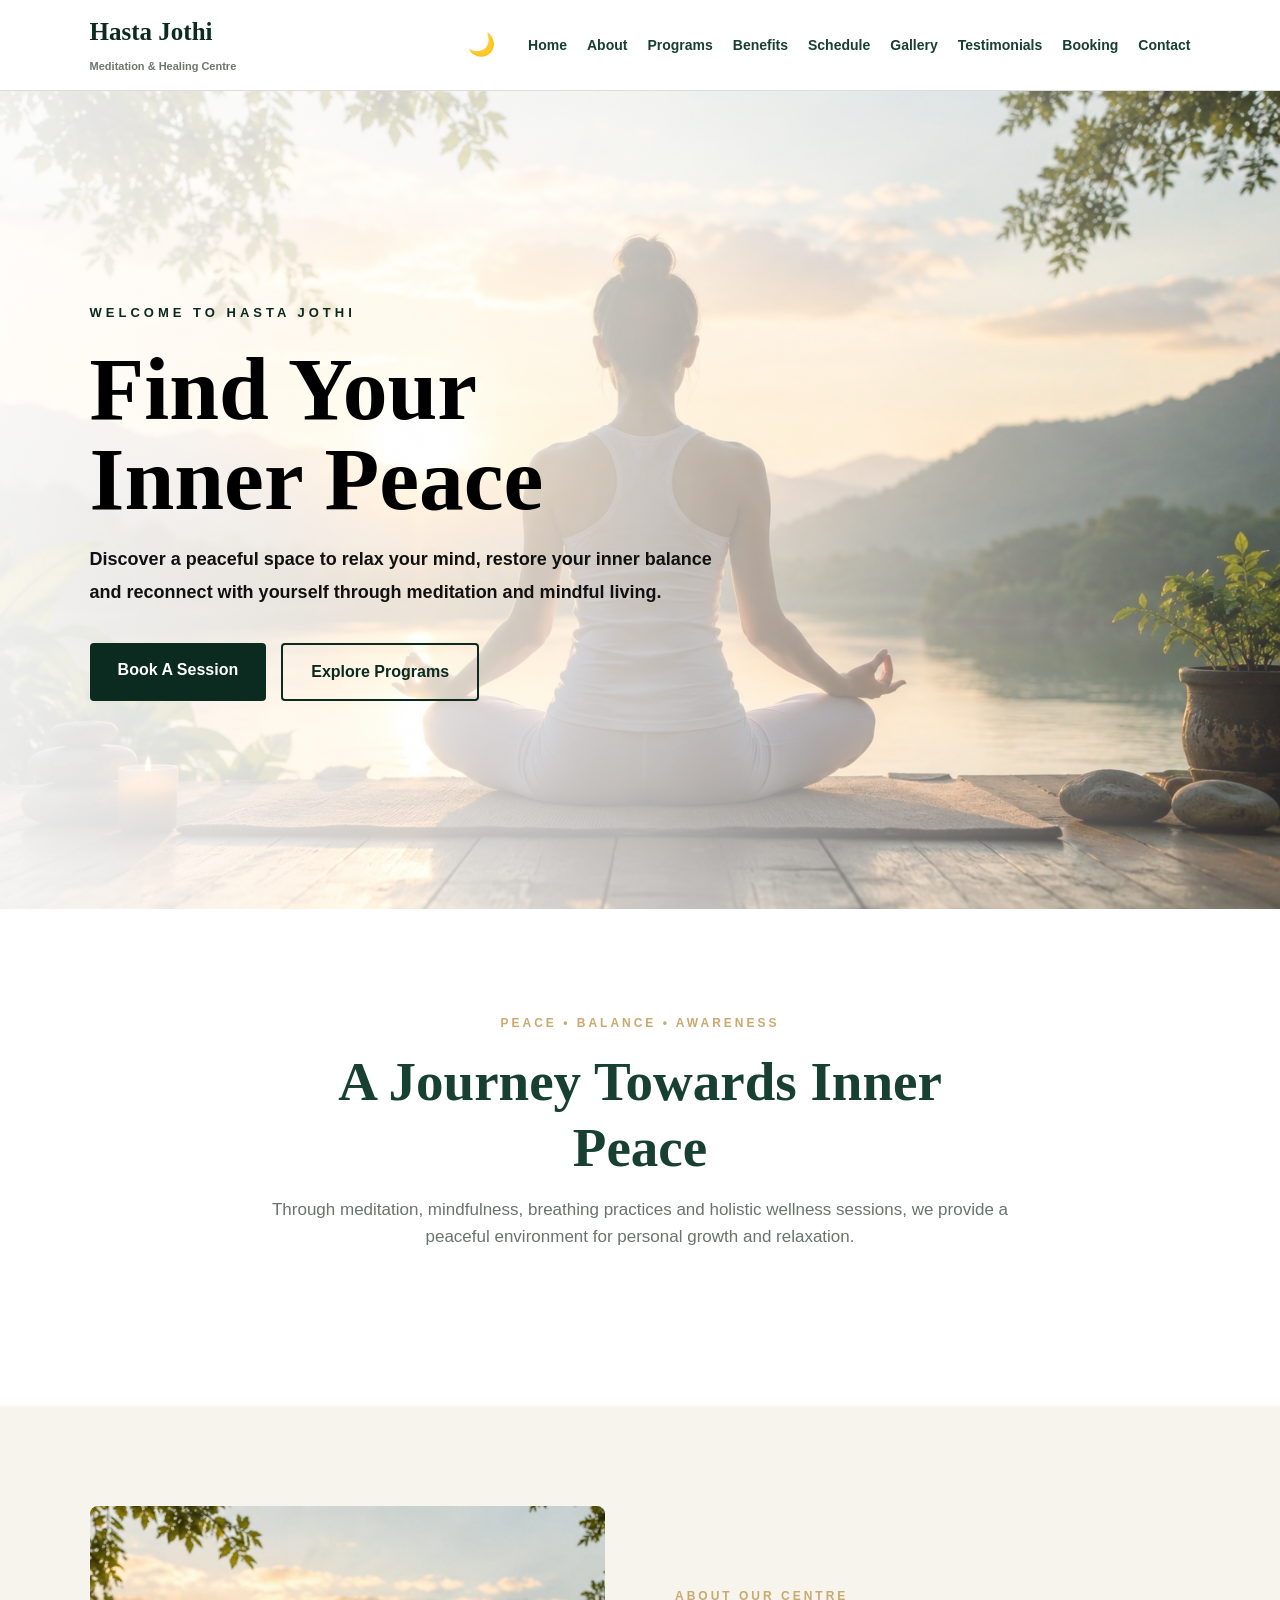
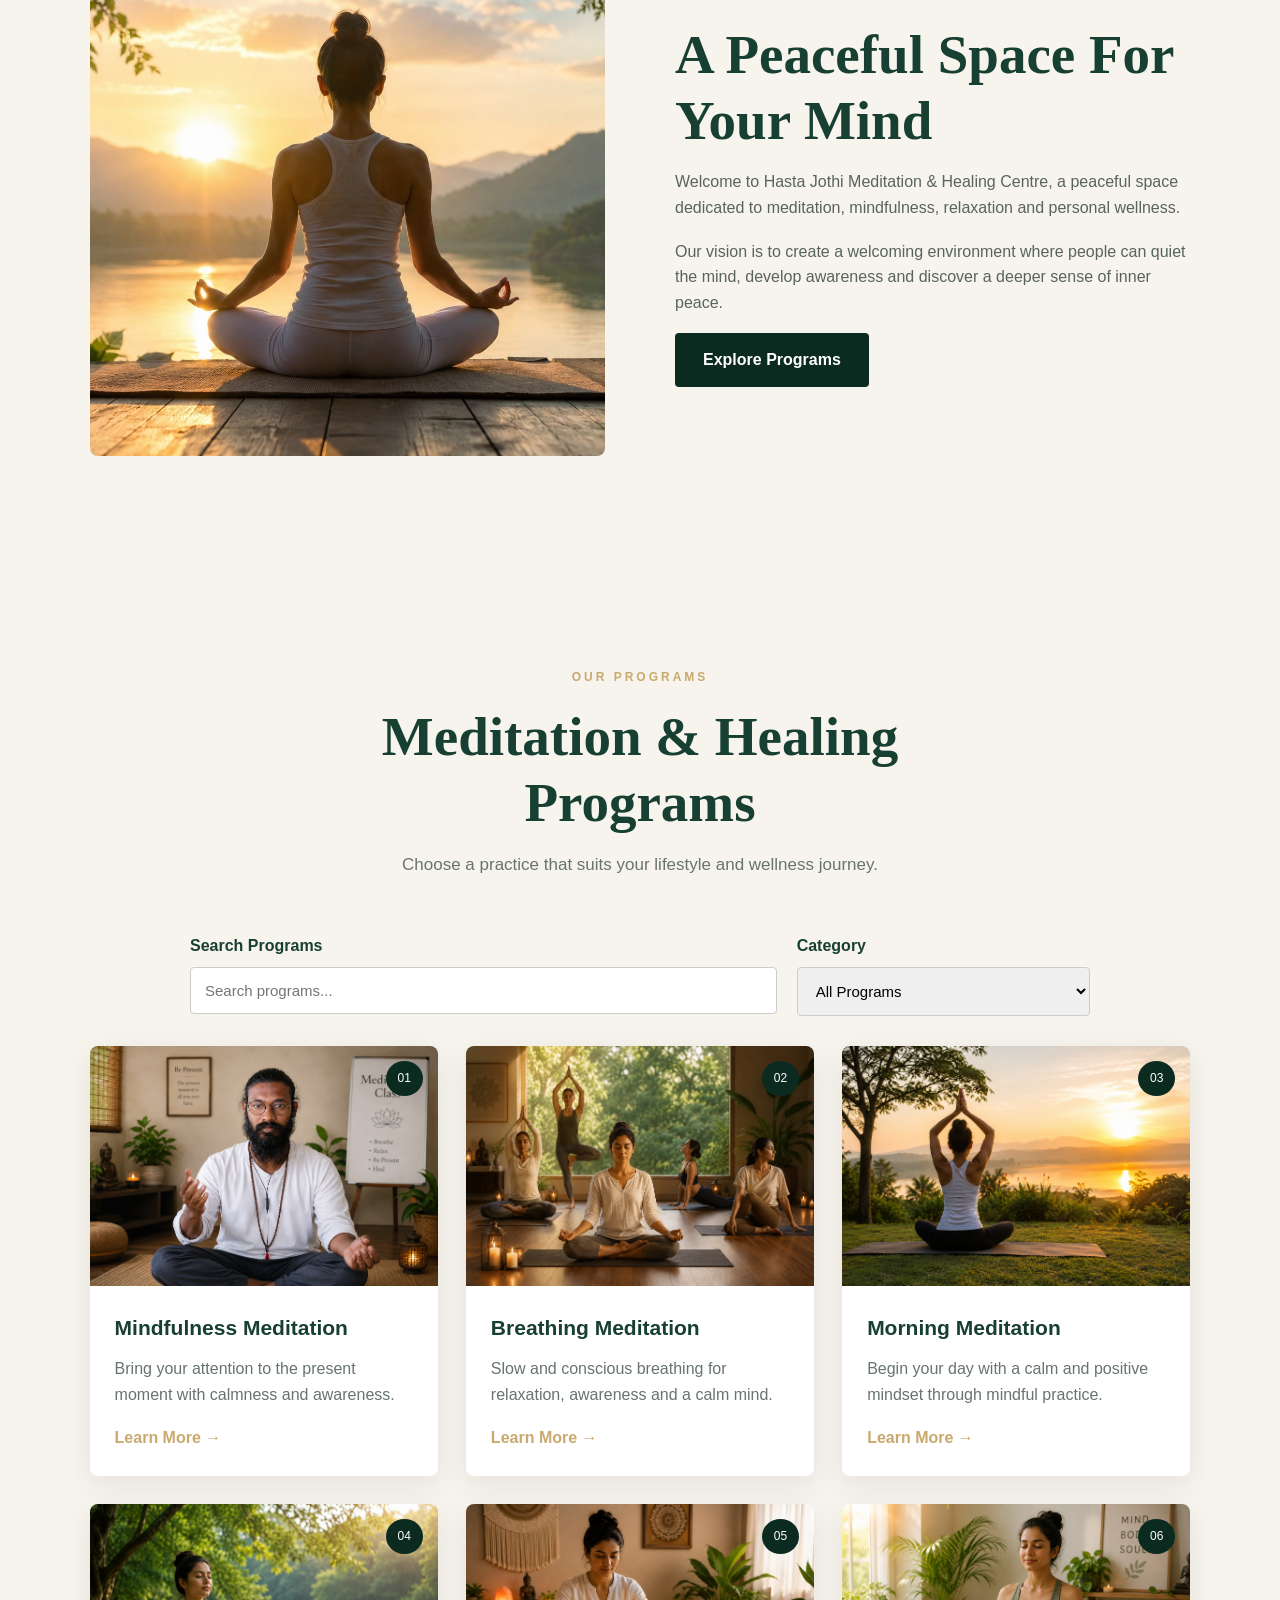
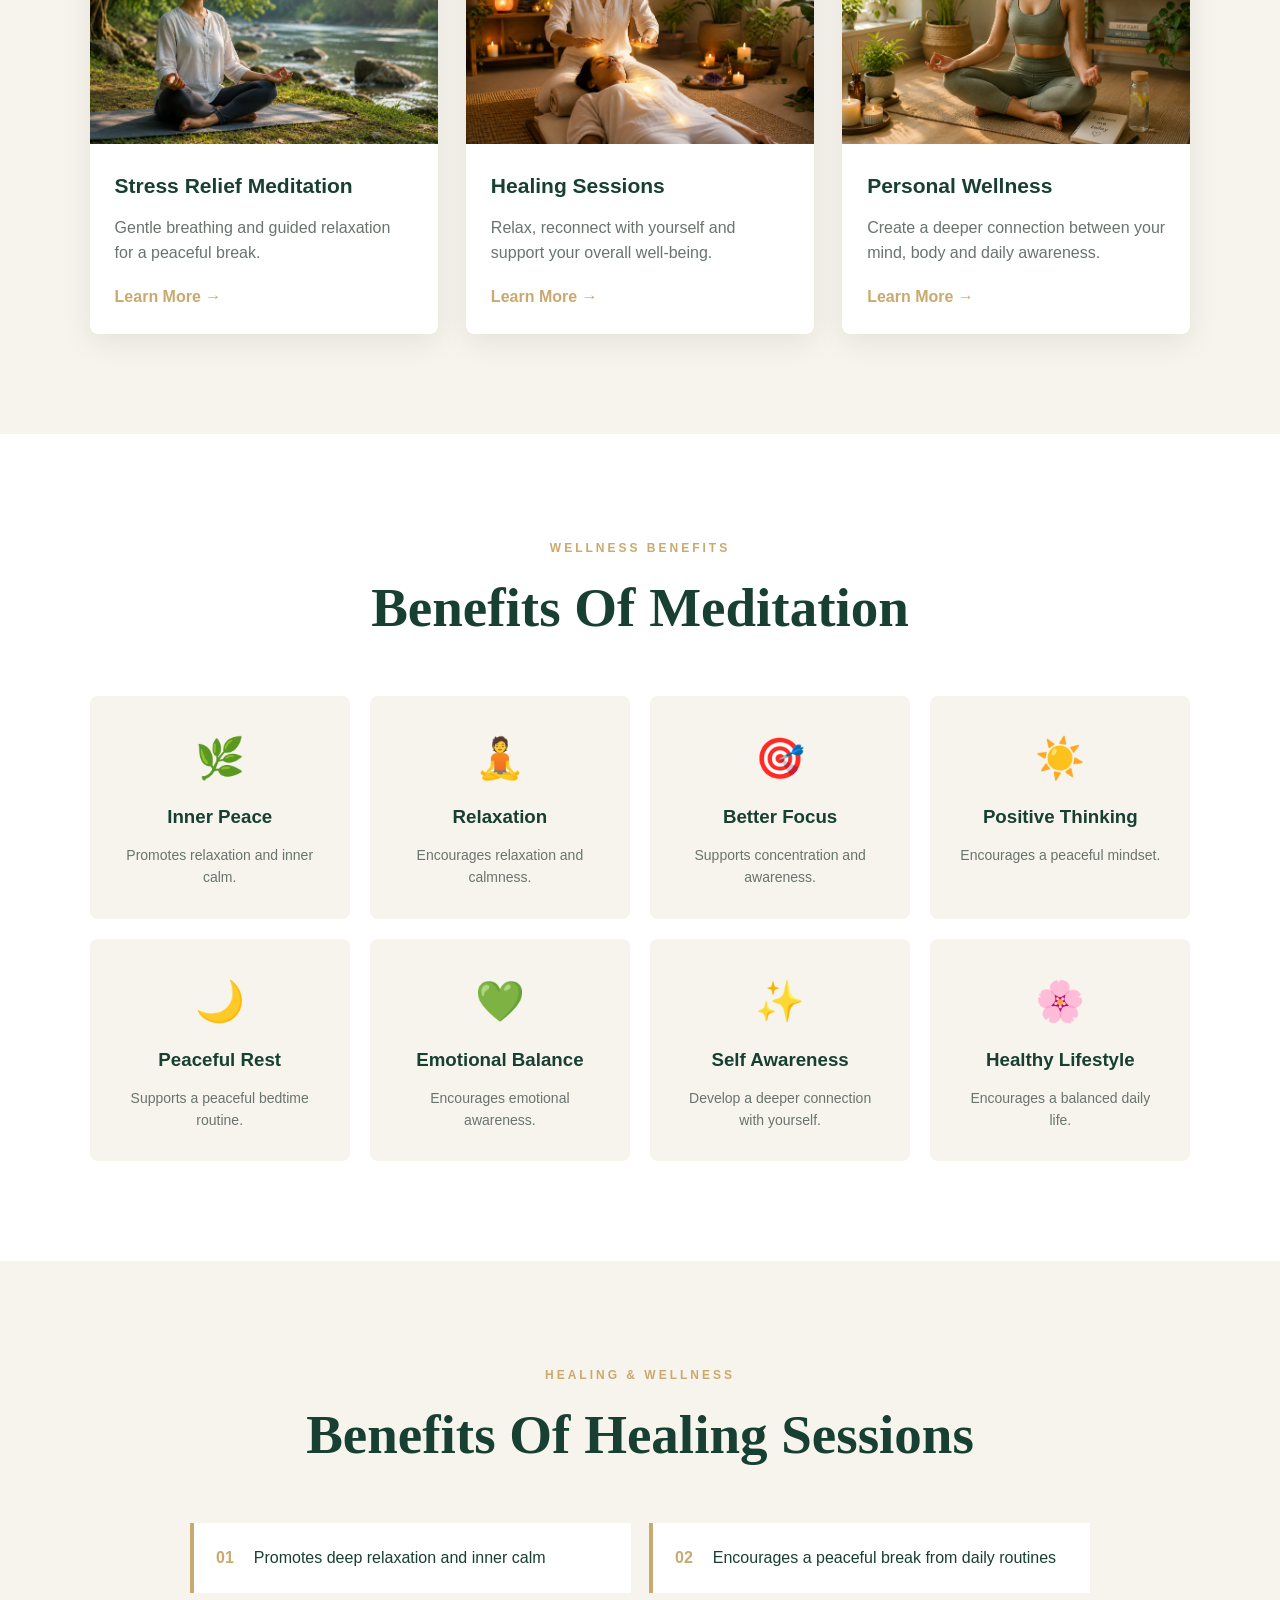
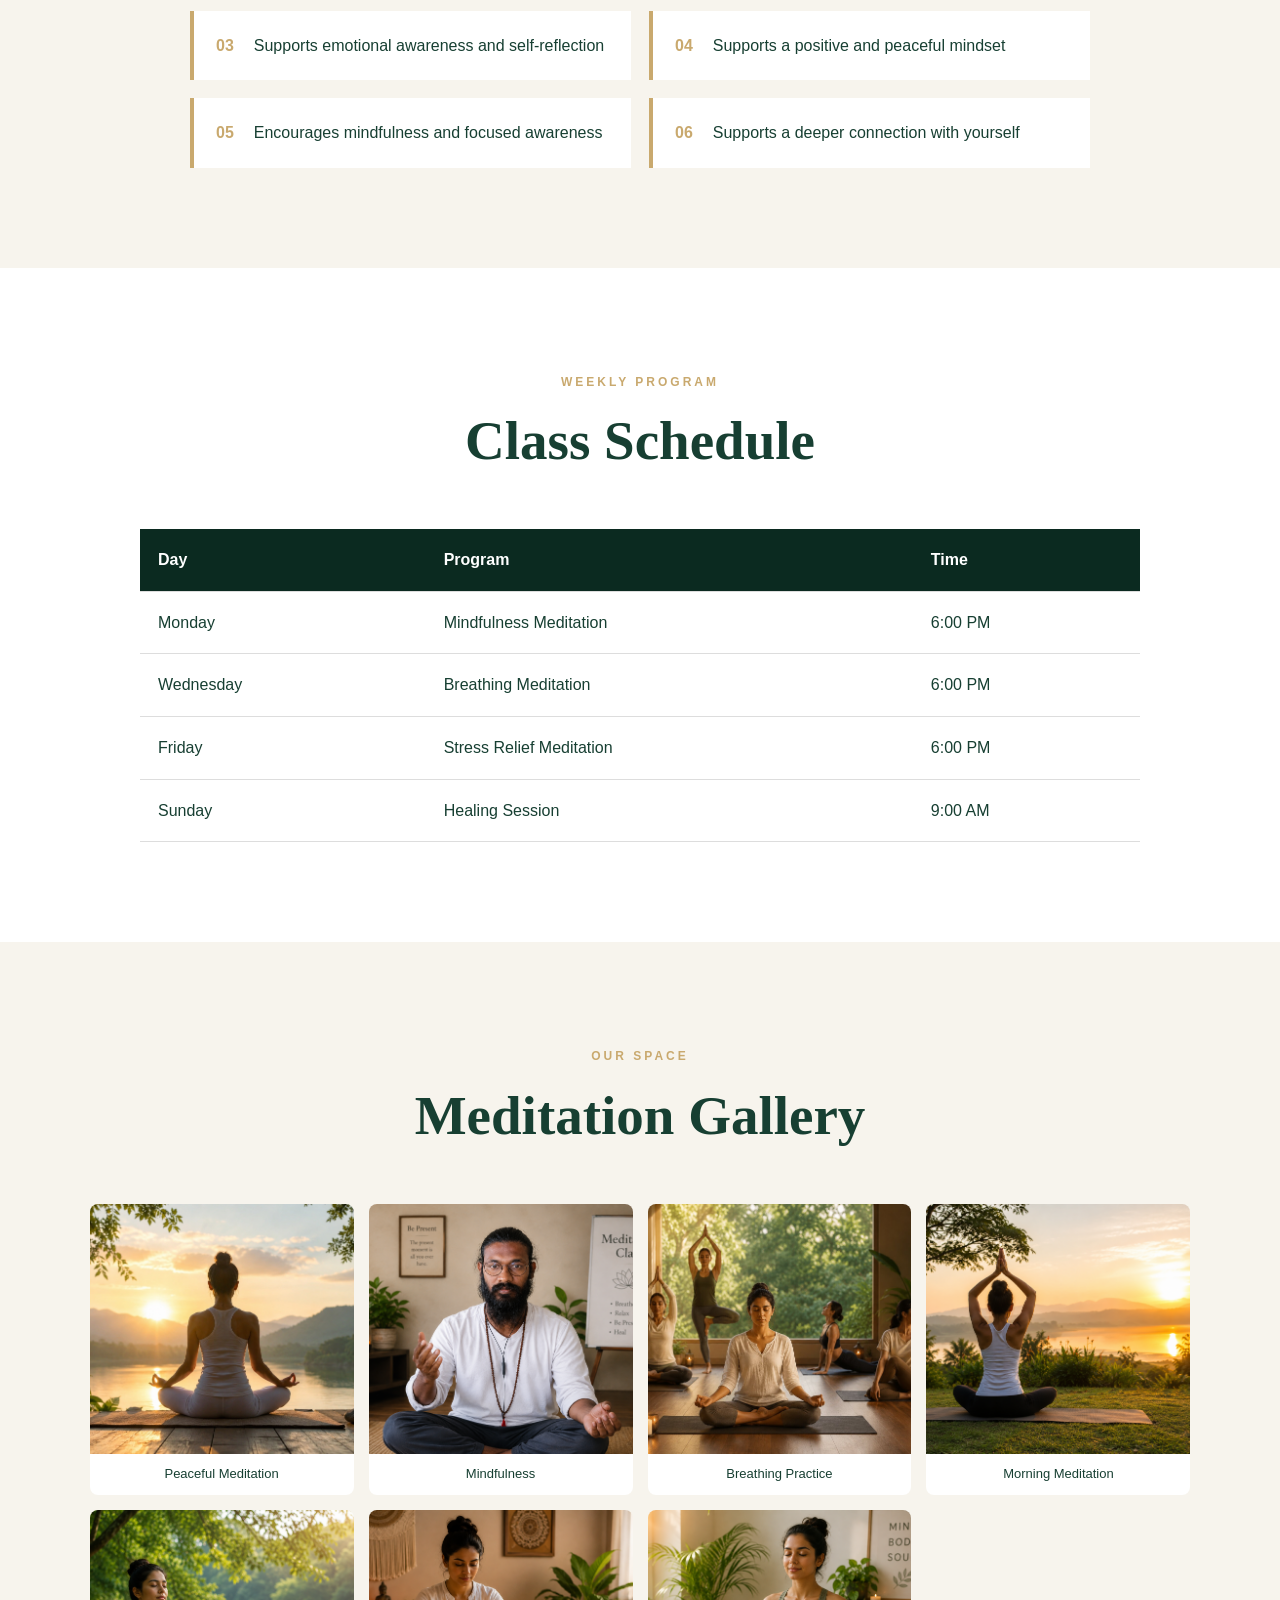
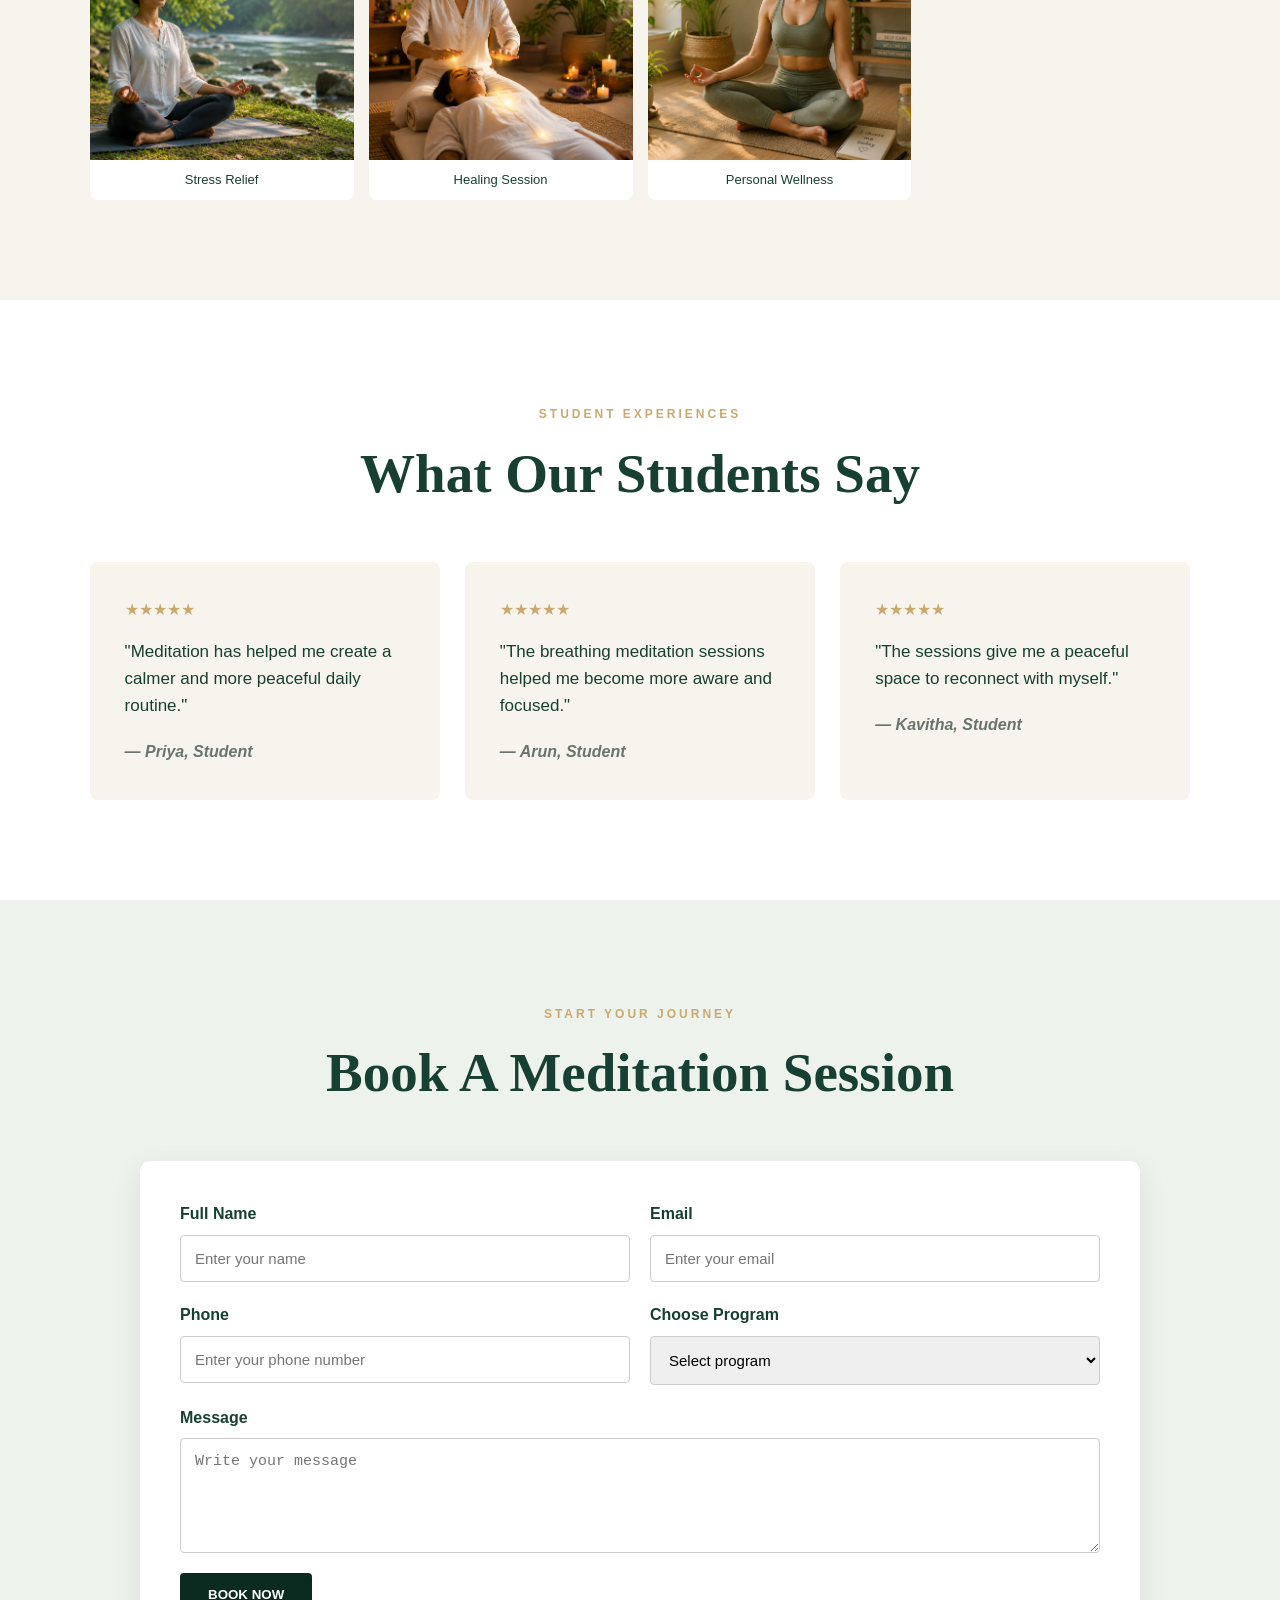
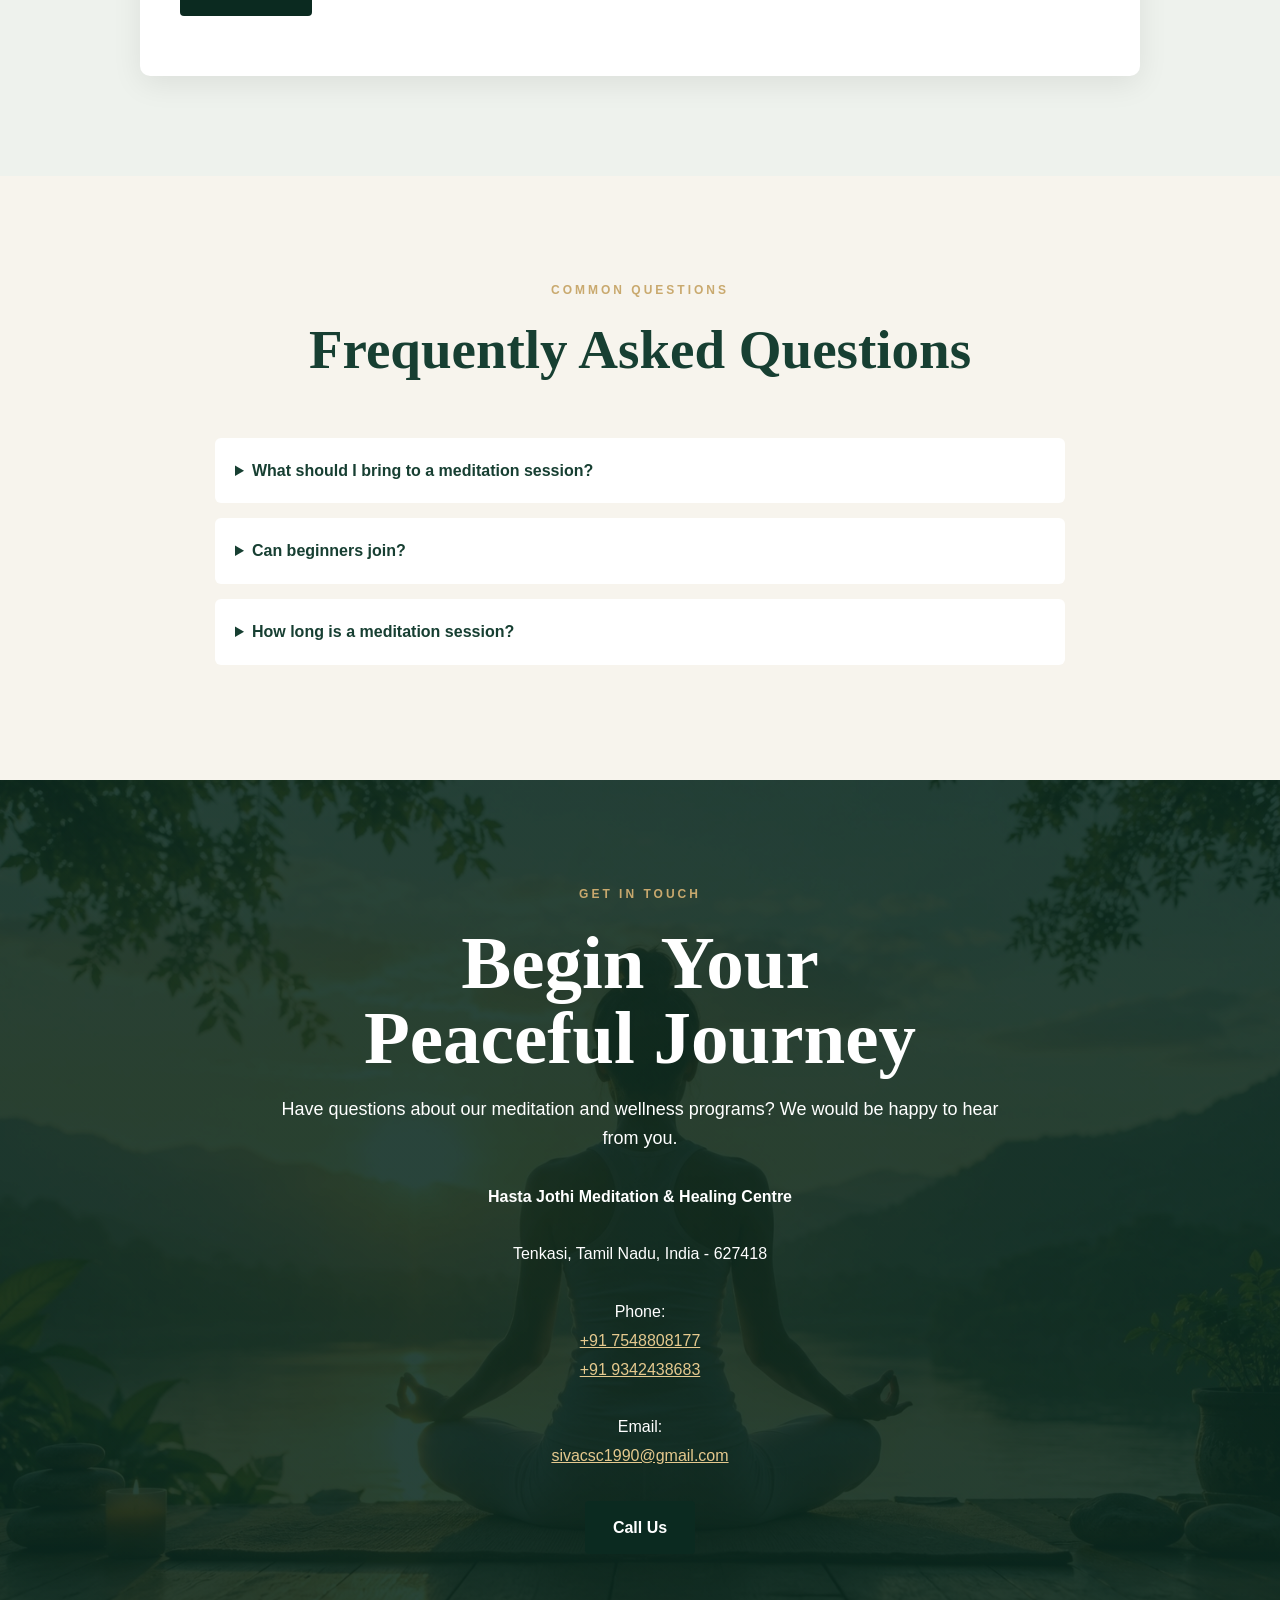
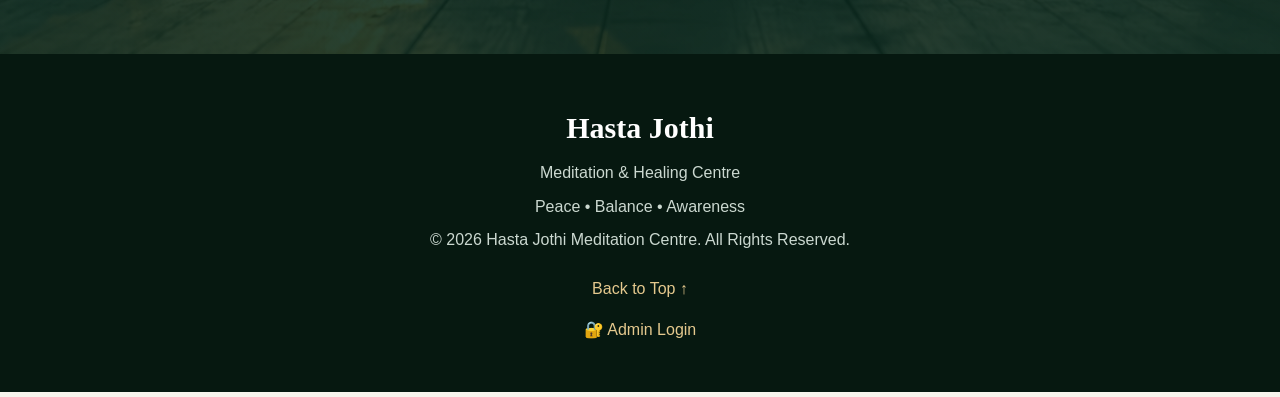
<file: index.html>
<!DOCTYPE html>
<html lang="en">
<head>
    <meta charset="UTF-8">

    <meta name="viewport"
          content="width=device-width, initial-scale=1.0">

    <meta name="theme-color"
          content="#0b2a20">

    <meta name="description"
          content="Hasta Jothi Meditation & Healing Centre offers meditation, mindfulness, breathing and wellness programs.">

    <title>Hasta Jothi | Meditation & Healing Centre</title>

    <style>

        /* ========================================
           RESET
        ======================================== */

        * {
            margin: 0;
            padding: 0;
            box-sizing: border-box;
        }

        html {
            scroll-behavior: smooth;
        }

        body {
            font-family: Arial, Helvetica, sans-serif;
            background: #f7f4ed;
            color: #173f32;
            line-height: 1.6;
            overflow-x: hidden;
            transition:
                background 0.3s ease,
                color 0.3s ease;
        }


        /* ========================================
           DARK MODE
        ======================================== */

        body.dark-mode {
            background: #081a14;
            color: #eef7f1;
        }

        body.dark-mode header {
            background: #0b2018;
            border-bottom-color: #244638;
        }

        body.dark-mode .logo h2,
        body.dark-mode .nav-links a,
        body.dark-mode .section-title h2,
        body.dark-mode .about-content h2,
        body.dark-mode .card h3,
        body.dark-mode .benefit h3,
        body.dark-mode .testimonial,
        body.dark-mode .faq summary,
        body.dark-mode .faq p,
        body.dark-mode .booking-form label,
        body.dark-mode .about-content p {
            color: #eef7f1;
        }

        body.dark-mode .intro,
        body.dark-mode .programs,
        body.dark-mode .schedule,
        body.dark-mode .gallery,
        body.dark-mode .testimonials,
        body.dark-mode .faq {
            background: #0d241b;
        }

        body.dark-mode .about,
        body.dark-mode .benefits,
        body.dark-mode .healing-benefits,
        body.dark-mode .booking {
            background: #081a14;
        }

        body.dark-mode .card,
        body.dark-mode .benefit,
        body.dark-mode .testimonial,
        body.dark-mode .booking-form,
        body.dark-mode .faq details,
        body.dark-mode .program-modal-content {
            background: #122d22;
            color: #eef7f1;
            border-color: #315b48;
        }

        body.dark-mode input,
        body.dark-mode select,
        body.dark-mode textarea {
            background: #0b2018;
            color: white;
            border-color: #3d6855;
        }

        body.dark-mode .program-filter label,
        body.dark-mode .program-result,
        body.dark-mode .section-title p {
            color: #c9d8cf;
        }


        /* ========================================
           ACCESSIBILITY
        ======================================== */

        .skip-link {
            position: absolute;
            top: -100px;
            left: 20px;
            background: #0b2a20;
            color: white;
            padding: 12px 20px;
            z-index: 9999;
            text-decoration: none;
        }

        .skip-link:focus {
            top: 20px;
        }


        /* ========================================
           HEADER
        ======================================== */

        header {
            position: sticky;
            top: 0;
            z-index: 1000;
            background: rgba(255, 255, 255, 0.96);
            backdrop-filter: blur(10px);
            border-bottom: 1px solid #ddd;
            transition: 0.3s;
        }

        .navbar {
            min-height: 82px;
            padding: 12px 7%;
            display: flex;
            align-items: center;
            gap: 25px;
        }

        .logo {
            text-decoration: none;
            margin-right: auto;
        }

        .logo h2 {
            color: #0b2a20;
            font-size: 25px;
            font-family: Georgia, serif;
        }

        .logo span {
            font-size: 11px;
            color: #6b776f;
            font-weight: bold;
        }


        /* ========================================
           NAVIGATION
        ======================================== */

        .nav-links {
            display: flex;
            align-items: center;
            gap: 20px;
        }

        .nav-links a {
            text-decoration: none;
            color: #173f32;
            font-size: 14px;
            font-weight: 700;
            transition: 0.3s;
        }

        .nav-links a:hover {
            color: #c9a96e;
        }


        /* ========================================
           BUTTONS
        ======================================== */

        .menu-toggle,
        .theme-toggle {
            border: none;
            background: transparent;
            font-size: 22px;
            cursor: pointer;
            padding: 8px;
        }

        .menu-toggle {
            display: none;
        }

        .btn {
            display: inline-block;
            text-decoration: none;
            border: none;
            cursor: pointer;
            background: #0b2a20;
            color: white;
            padding: 14px 28px;
            border-radius: 4px;
            font-weight: 700;
            transition: 0.3s;
        }

        .btn:hover {
            background: #c9a96e;
            color: #0b2a20;
            transform: translateY(-2px);
        }

        .btn-outline {
            background: transparent;
            color: #0b2a20;
            border: 2px solid #0b2a20;
        }

        body.dark-mode .btn-outline {
            color: white;
            border-color: white;
        }


        /* ========================================
           HERO
        ======================================== */

        .hero {
            min-height: calc(100vh - 82px);

            display: flex;
            align-items: center;

            padding: 100px 7%;

            background:
                linear-gradient(
                    90deg,
                    rgba(255, 255, 255, 0.92),
                    rgba(255, 255, 255, 0.70),
                    rgba(255, 255, 255, 0.15)
                ),
                url("image/meditation.jpg")
                center / cover no-repeat;
        }

        body.dark-mode .hero {
            background:
                linear-gradient(
                    90deg,
                    rgba(5, 20, 14, 0.90),
                    rgba(5, 20, 14, 0.65),
                    rgba(5, 20, 14, 0.20)
                ),
                url("image/meditation.jpg")
                center / cover no-repeat;
        }

        .hero-content {
            max-width: 700px;
        }

        .hero-content small {
            color: #0b2a20;
            font-size: 13px;
            font-weight: 900;
            letter-spacing: 4px;
        }

        body.dark-mode .hero-content small {
            color: #e5c98e;
        }

        .hero-content h1 {
            margin: 20px 0;
            color: #000;
            font-family: Georgia, serif;
            font-size: clamp(50px, 7vw, 90px);
            line-height: 1;
        }

        body.dark-mode .hero-content h1 {
            color: white;
        }

        .hero-content p {
            max-width: 650px;
            color: #111;
            font-size: 18px;
            font-weight: 600;
            line-height: 1.8;
        }

        body.dark-mode .hero-content p {
            color: #e2eee7;
        }

        .hero-buttons {
            display: flex;
            gap: 15px;
            flex-wrap: wrap;
            margin-top: 35px;
        }


        /* ========================================
           GENERAL SECTIONS
        ======================================== */

        section {
            padding: 100px 7%;
        }

        .section-title {
            text-align: center;
            max-width: 750px;
            margin: 0 auto 55px;
        }

        .section-title small,
        .about-content small,
        .contact-box small {
            color: #c9a96e;
            font-weight: 900;
            letter-spacing: 3px;
            font-size: 12px;
        }

        .section-title h2,
        .about-content h2 {
            font-family: Georgia, serif;
            font-size: clamp(32px, 5vw, 55px);
            margin: 15px 0;
            line-height: 1.2;
        }

        .section-title p {
            color: #68746d;
            font-size: 17px;
        }


        /* ========================================
           INTRO
        ======================================== */

        .intro {
            background: white;
        }


        /* ========================================
           ABOUT
        ======================================== */

        .about {
            display: grid;
            grid-template-columns: 1fr 1fr;
            gap: 70px;
            align-items: center;
        }

        .about-image img {
            width: 100%;
            height: 550px;
            object-fit: cover;
            border-radius: 8px;
        }

        .about-content p {
            margin-bottom: 18px;
            color: #58645d;
        }


        /* ========================================
           PROGRAM FILTER
        ======================================== */

        .program-filter {
            max-width: 900px;
            margin: 0 auto 20px;
            display: grid;
            grid-template-columns: 2fr 1fr;
            gap: 20px;
        }

        .search-box,
        .category-box {
            display: flex;
            flex-direction: column;
            gap: 8px;
        }

        .program-filter label {
            font-weight: 700;
        }

        input,
        select,
        textarea {
            width: 100%;
            padding: 14px;
            border: 1px solid #ccc;
            border-radius: 4px;
            font-size: 15px;
            outline: none;
        }

        input:focus,
        select:focus,
        textarea:focus {
            border-color: #c9a96e;
        }

        .program-result {
            text-align: center;
            margin-bottom: 30px;
            font-weight: bold;
        }


        /* ========================================
           PROGRAM CARDS
        ======================================== */

        .cards {
            display: grid;
            grid-template-columns: repeat(3, 1fr);
            gap: 28px;
        }

        .card {
            background: white;
            border-radius: 8px;
            overflow: hidden;
            box-shadow: 0 8px 30px rgba(0,0,0,0.08);
            transition: 0.3s;
        }

        .card:hover {
            transform: translateY(-8px);
        }

        .card-image {
            position: relative;
        }

        .card-image img,
        .special-card img {
            width: 100%;
            height: 240px;
            object-fit: cover;
            display: block;
        }

        .card-number {
            position: absolute;
            top: 15px;
            right: 15px;
            background: #0b2a20;
            color: white;
            padding: 8px 12px;
            border-radius: 50%;
            font-size: 12px;
        }

        .card-content {
            padding: 25px;
        }

        .card h3 {
            font-size: 21px;
            margin-bottom: 12px;
            text-transform: capitalize;
        }

        .card p {
            color: #68746d;
            margin-bottom: 18px;
        }

        .card a {
            color: #c9a96e;
            text-decoration: none;
            font-weight: bold;
            cursor: pointer;
        }

        .special-card .card-content {
            position: relative;
        }

        .special-card .card-number {
            top: 15px;
        }


        /* ========================================
           BENEFITS
        ======================================== */

        .benefits {
            background: white;
        }

        .benefit-grid {
            display: grid;
            grid-template-columns: repeat(4, 1fr);
            gap: 20px;
        }

        .benefit {
            padding: 30px;
            background: #f7f4ed;
            text-align: center;
            border-radius: 8px;
        }

        .benefit span {
            font-size: 40px;
        }

        .benefit h3 {
            margin: 12px 0;
        }

        .benefit p {
            color: #68746d;
            font-size: 14px;
        }


        /* ========================================
           HEALING
        ======================================== */

        .healing-list {
            max-width: 900px;
            margin: auto;
            display: grid;
            grid-template-columns: repeat(2, 1fr);
            gap: 18px;
        }

        .healing-list div {
            display: flex;
            align-items: center;
            gap: 20px;
            padding: 22px;
            border-left: 4px solid #c9a96e;
            background: white;
        }

        body.dark-mode .healing-list div {
            background: #122d22;
        }

        .healing-list span {
            font-weight: bold;
            color: #c9a96e;
        }


        /* ========================================
           SCHEDULE
        ======================================== */

        .schedule {
            background: white;
        }

        .table-container {
            overflow-x: auto;
            max-width: 1000px;
            margin: auto;
        }

        table {
            width: 100%;
            border-collapse: collapse;
            background: white;
        }

        body.dark-mode table {
            background: #122d22;
        }

        th {
            background: #0b2a20;
            color: white;
        }

        th,
        td {
            padding: 18px;
            text-align: left;
            border-bottom: 1px solid #ddd;
        }


        /* ========================================
           GALLERY
        ======================================== */

        .gallery-grid {
            display: grid;
            grid-template-columns: repeat(4, 1fr);
            gap: 15px;
        }

        .gallery figure {
            overflow: hidden;
            border-radius: 8px;
        }

        .gallery img {
            width: 100%;
            height: 250px;
            object-fit: cover;
            display: block;
            transition: 0.4s;
        }

        .gallery figure:hover img {
            transform: scale(1.08);
        }

        figcaption {
            padding: 10px;
            background: white;
            font-size: 13px;
            text-align: center;
        }

        body.dark-mode figcaption {
            background: #122d22;
        }


        /* ========================================
           TESTIMONIALS
        ======================================== */

        .testimonials {
            background: white;
        }

        .testimonial-grid {
            display: grid;
            grid-template-columns: repeat(3, 1fr);
            gap: 25px;
        }

        .testimonial {
            background: #f7f4ed;
            padding: 35px;
            border-radius: 8px;
        }

        .stars {
            color: #c9a96e;
            margin-bottom: 15px;
        }

        blockquote {
            font-size: 17px;
            margin-bottom: 20px;
        }

        cite {
            font-weight: bold;
            color: #68746d;
        }


        /* ========================================
           BOOKING
        ======================================== */

        .booking {
            background: #eef2ed;
        }

        .booking-content {
            max-width: 1000px;
            margin: auto;
        }

        .booking-form {
            background: white;
            padding: 40px;
            border-radius: 10px;
            display: grid;
            grid-template-columns: 1fr 1fr;
            gap: 20px;
            box-shadow: 0 8px 30px rgba(0,0,0,0.08);
        }

        .form-group {
            display: flex;
            flex-direction: column;
            gap: 8px;
        }

        .form-group.full,
        .form-submit {
            grid-column: 1 / -1;
        }

        .booking-form label {
            font-weight: bold;
        }


        /* ========================================
           FAQ
        ======================================== */

        .faq-list {
            max-width: 850px;
            margin: auto;
        }

        .faq details {
            background: white;
            margin-bottom: 15px;
            padding: 20px;
            border-radius: 6px;
        }

        .faq summary {
            cursor: pointer;
            font-weight: bold;
        }

        .faq details p {
            margin-top: 15px;
            color: #68746d;
        }


        /* ========================================
           CONTACT
        ======================================== */

        .contact {
            min-height: 650px;
            display: grid;
            place-items: center;

            background:
                linear-gradient(
                    rgba(11,42,32,0.88),
                    rgba(11,42,32,0.88)
                ),
                url("image/meditation.jpg")
                center / cover no-repeat;

            color: white;
            text-align: center;
        }

        .contact-box {
            max-width: 750px;
        }

        .contact-box h2 {
            font-family: Georgia, serif;
            font-size: clamp(45px, 7vw, 75px);
            line-height: 1;
            margin: 20px 0;
        }

        .contact-box p {
            font-size: 18px;
            margin-bottom: 30px;
        }

        address {
            font-style: normal;
            line-height: 1.8;
        }

        address a {
            color: #e5c98e;
        }

        .contact-actions {
            margin-top: 30px;
        }


        /* ========================================
           FOOTER
        ======================================== */

        footer {
            background: #061810;
            color: white;
            text-align: center;
            padding: 50px 20px;
        }

        footer h3 {
            font-family: Georgia, serif;
            font-size: 30px;
        }

        footer p {
            margin: 8px 0;
            color: #cbd8d0;
        }

        footer a {
            display: inline-block;
            margin-top: 15px;
            color: #e5c98e;
            text-decoration: none;
        }


        /* ========================================
           MODAL
        ======================================== */

        .program-modal {
            position: fixed;
            inset: 0;
            background: rgba(0,0,0,0.7);
            display: none;
            align-items: center;
            justify-content: center;
            padding: 20px;
            z-index: 3000;
        }

        .program-modal.active {
            display: flex;
        }

        .program-modal-content {
            position: relative;
            background: white;
            color: #173f32;
            width: min(600px, 100%);
            padding: 45px;
            border-radius: 10px;
        }

        .modal-close {
            position: absolute;
            right: 15px;
            top: 10px;
            border: none;
            background: transparent;
            font-size: 35px;
            cursor: pointer;
        }

        .modal-number {
            color: #c9a96e;
            font-weight: bold;
        }

        .modal-info {
            margin: 25px 0;
        }


        /* ========================================
           BACK TO TOP
        ======================================== */

        .back-to-top {
            position: fixed;
            right: 20px;
            bottom: 20px;
            width: 50px;
            height: 50px;
            border: none;
            border-radius: 50%;
            background: #0b2a20;
            color: white;
            font-size: 22px;
            cursor: pointer;
            display: none;
            z-index: 1000;
        }

        .back-to-top.show {
            display: block;
        }


        /* ========================================
           MOBILE
        ======================================== */

        @media (max-width: 1000px) {

            .nav-links {
                gap: 12px;
            }

            .cards {
                grid-template-columns: repeat(2, 1fr);
            }

            .benefit-grid {
                grid-template-columns: repeat(2, 1fr);
            }

            .gallery-grid {
                grid-template-columns: repeat(2, 1fr);
            }

        }


        @media (max-width: 768px) {

            section {
                padding: 70px 6%;
            }

            .navbar {
                padding: 12px 6%;
                flex-wrap: wrap;
            }

            .menu-toggle {
                display: block;
                margin-left: auto;
            }

            .theme-toggle {
                order: 2;
            }

            .nav-links {
                display: none;
                width: 100%;
                flex-direction: column;
                align-items: flex-start;
                padding: 20px 0;
            }

            .nav-links.active {
                display: flex;
            }

            .hero {
                min-height: 650px;
                padding: 80px 6%;
                background-position: center;
            }

            .about {
                grid-template-columns: 1fr;
                gap: 40px;
            }

            .about-image img {
                height: 400px;
            }

            .program-filter {
                grid-template-columns: 1fr;
            }

            .cards,
            .testimonial-grid {
                grid-template-columns: 1fr;
            }

            .booking-form {
                grid-template-columns: 1fr;
                padding: 25px;
            }

            .healing-list {
                grid-template-columns: 1fr;
            }

        }


        @media (max-width: 500px) {

            .benefit-grid,
            .gallery-grid {
                grid-template-columns: 1fr;
            }

            .hero-content h1 {
                font-size: 52px;
            }

            .hero-content p {
                font-size: 16px;
            }

            .hero-buttons {
                flex-direction: column;
            }

            .hero-buttons .btn {
                text-align: center;
            }

        }

    </style>
</head>


<body>

    <a href="#main-content" class="skip-link">
        Skip to main content
    </a>


    <!-- HEADER -->

    <header>

        <nav class="navbar">

            <a href="#home" class="logo">

                <h2>Hasta Jothi</h2>

                <span>Meditation & Healing Centre</span>

            </a>


            <button class="menu-toggle"
                    type="button"
                    aria-label="Open Menu">

                ☰

            </button>


            <button class="theme-toggle"
                    type="button"
                    aria-label="Dark Mode">

                🌙

            </button>


            <div class="nav-links">

                <a href="#home">Home</a>
                <a href="#about">About</a>
                <a href="#programs">Programs</a>
                <a href="#benefits">Benefits</a>
                <a href="#schedule">Schedule</a>
                <a href="#gallery">Gallery</a>
                <a href="#testimonials">Testimonials</a>
                <a href="#booking">Booking</a>
                <a href="#contact">Contact</a>

            </div>

        </nav>

    </header>


    <main id="main-content">


        <!-- HERO -->

        <section id="home" class="hero">

            <div class="hero-content">

                <small>WELCOME TO HASTA JOTHI</small>

                <h1>
                    Find Your<br>
                    Inner Peace
                </h1>

                <p>
                    Discover a peaceful space to relax your mind,
                    restore your inner balance and reconnect with
                    yourself through meditation and mindful living.
                </p>

                <div class="hero-buttons">

                    <a href="#booking" class="btn">
                        Book A Session
                    </a>

                    <a href="#programs" class="btn btn-outline">
                        Explore Programs
                    </a>

                </div>

            </div>

        </section>


        <!-- INTRO -->

        <section class="intro">

            <div class="section-title">

                <small>PEACE • BALANCE • AWARENESS</small>

                <h2>A Journey Towards Inner Peace</h2>

                <p>
                    Through meditation, mindfulness, breathing practices
                    and holistic wellness sessions, we provide a peaceful
                    environment for personal growth and relaxation.
                </p>

            </div>

        </section>


        <!-- ABOUT -->

        <section id="about" class="about">

            <div class="about-image">

                <img src="image/meditation.jpg"
                     alt="Peaceful meditation">

            </div>


            <div class="about-content">

                <small>ABOUT OUR CENTRE</small>

                <h2>A Peaceful Space For Your Mind</h2>

                <p>
                    Welcome to Hasta Jothi Meditation & Healing Centre,
                    a peaceful space dedicated to meditation,
                    mindfulness, relaxation and personal wellness.
                </p>

                <p>
                    Our vision is to create a welcoming environment
                    where people can quiet the mind, develop awareness
                    and discover a deeper sense of inner peace.
                </p>

                <a href="#programs" class="btn">
                    Explore Programs
                </a>

            </div>

        </section>


        <!-- PROGRAMS -->

        <section id="programs" class="programs">

            <div class="section-title">

                <small>OUR PROGRAMS</small>

                <h2>Meditation & Healing Programs</h2>

                <p>
                    Choose a practice that suits your lifestyle
                    and wellness journey.
                </p>

            </div>


            <div class="program-filter">

                <div class="search-box">

                    <label for="programSearch">
                        Search Programs
                    </label>

                    <input type="search"
                           id="programSearch"
                           placeholder="Search programs...">

                </div>


                <div class="category-box">

                    <label for="programCategory">
                        Category
                    </label>

                    <select id="programCategory">

                        <option value="all">All Programs</option>
                        <option value="meditation">Meditation</option>
                        <option value="breathing">Breathing</option>
                        <option value="healing">Healing</option>
                        <option value="wellness">Wellness</option>

                    </select>

                </div>

            </div>


            <p id="programResult" class="program-result"></p>


            <div class="cards">


                <article class="card"
                         data-category="meditation">

                    <div class="card-image">

                        <img src="image/meditation1.jpg"
                             alt="Mindfulness Meditation">

                        <span class="card-number">01</span>

                    </div>

                    <div class="card-content">

                        <h3>Mindfulness Meditation</h3>

                        <p>
                            Bring your attention to the present moment
                            with calmness and awareness.
                        </p>

                        <a href="#" class="learn-more"
                           data-program="mindfulness">
                            Learn More →
                        </a>

                    </div>

                </article>


                <article class="card"
                         data-category="breathing">

                    <div class="card-image">

                        <img src="image/meditation2.jpg"
                             alt="Breathing Meditation">

                        <span class="card-number">02</span>

                    </div>

                    <div class="card-content">

                        <h3>Breathing Meditation</h3>

                        <p>
                            Slow and conscious breathing for relaxation,
                            awareness and a calm mind.
                        </p>

                        <a href="#" class="learn-more"
                           data-program="breathing">
                            Learn More →
                        </a>

                    </div>

                </article>


                <article class="card"
                         data-category="meditation">

                    <div class="card-image">

                        <img src="image/meditation3.png"
                             alt="Morning Meditation">

                        <span class="card-number">03</span>

                    </div>

                    <div class="card-content">

                        <h3>Morning Meditation</h3>

                        <p>
                            Begin your day with a calm and positive
                            mindset through mindful practice.
                        </p>

                        <a href="#" class="learn-more"
                           data-program="morning">
                            Learn More →
                        </a>

                    </div>

                </article>


                <article class="card"
                         data-category="meditation">

                    <div class="card-image">

                        <img src="image/meditation4.png"
                             alt="Stress Relief Meditation">

                        <span class="card-number">04</span>

                    </div>

                    <div class="card-content">

                        <h3>Stress Relief Meditation</h3>

                        <p>
                            Gentle breathing and guided relaxation
                            for a peaceful break.
                        </p>

                        <a href="#" class="learn-more"
                           data-program="stress">
                            Learn More →
                        </a>

                    </div>

                </article>


                <article class="card"
                         data-category="healing">

                    <div class="card-image">

                        <img src="image/meditation5.png"
                             alt="Healing Session">

                        <span class="card-number">05</span>

                    </div>

                    <div class="card-content">

                        <h3>Healing Sessions</h3>

                        <p>
                            Relax, reconnect with yourself and support
                            your overall well-being.
                        </p>

                        <a href="#" class="learn-more"
                           data-program="healing">
                            Learn More →
                        </a>

                    </div>

                </article>


                <article class="card special-card"
                         data-category="wellness">

                    <div class="card-image">

                        <img src="image/meditation6.png"
                             alt="Personal Wellness">

                        <span class="card-number">06</span>

                    </div>

                    <div class="card-content">

                        <h3>Personal Wellness</h3>

                        <p>
                            Create a deeper connection between your mind,
                            body and daily awareness.
                        </p>

                        <a href="#" class="learn-more"
                           data-program="wellness">
                            Learn More →
                        </a>

                    </div>

                </article>


            </div>

        </section>


        <!-- BENEFITS -->

        <section id="benefits" class="benefits">

            <div class="section-title">

                <small>WELLNESS BENEFITS</small>

                <h2>Benefits Of Meditation</h2>

            </div>


            <div class="benefit-grid">

                <article class="benefit">
                    <span>🌿</span>
                    <h3>Inner Peace</h3>
                    <p>Promotes relaxation and inner calm.</p>
                </article>

                <article class="benefit">
                    <span>🧘</span>
                    <h3>Relaxation</h3>
                    <p>Encourages relaxation and calmness.</p>
                </article>

                <article class="benefit">
                    <span>🎯</span>
                    <h3>Better Focus</h3>
                    <p>Supports concentration and awareness.</p>
                </article>

                <article class="benefit">
                    <span>☀️</span>
                    <h3>Positive Thinking</h3>
                    <p>Encourages a peaceful mindset.</p>
                </article>

                <article class="benefit">
                    <span>🌙</span>
                    <h3>Peaceful Rest</h3>
                    <p>Supports a peaceful bedtime routine.</p>
                </article>

                <article class="benefit">
                    <span>💚</span>
                    <h3>Emotional Balance</h3>
                    <p>Encourages emotional awareness.</p>
                </article>

                <article class="benefit">
                    <span>✨</span>
                    <h3>Self Awareness</h3>
                    <p>Develop a deeper connection with yourself.</p>
                </article>

                <article class="benefit">
                    <span>🌸</span>
                    <h3>Healthy Lifestyle</h3>
                    <p>Encourages a balanced daily life.</p>
                </article>

            </div>

        </section>


        <!-- HEALING BENEFITS -->

        <section class="healing-benefits">

            <div class="section-title">

                <small>HEALING & WELLNESS</small>

                <h2>Benefits Of Healing Sessions</h2>

            </div>


            <div class="healing-list">

                <div><span>01</span><p>Promotes deep relaxation and inner calm</p></div>
                <div><span>02</span><p>Encourages a peaceful break from daily routines</p></div>
                <div><span>03</span><p>Supports emotional awareness and self-reflection</p></div>
                <div><span>04</span><p>Supports a positive and peaceful mindset</p></div>
                <div><span>05</span><p>Encourages mindfulness and focused awareness</p></div>
                <div><span>06</span><p>Supports a deeper connection with yourself</p></div>

            </div>

        </section>


        <!-- SCHEDULE -->

        <section id="schedule" class="schedule">

            <div class="section-title">

                <small>WEEKLY PROGRAM</small>

                <h2>Class Schedule</h2>

            </div>


            <div class="table-container">

                <table>

                    <thead>

                        <tr>
                            <th>Day</th>
                            <th>Program</th>
                            <th>Time</th>
                        </tr>

                    </thead>

                    <tbody>

                        <tr>
                            <td>Monday</td>
                            <td>Mindfulness Meditation</td>
                            <td>6:00 PM</td>
                        </tr>

                        <tr>
                            <td>Wednesday</td>
                            <td>Breathing Meditation</td>
                            <td>6:00 PM</td>
                        </tr>

                        <tr>
                            <td>Friday</td>
                            <td>Stress Relief Meditation</td>
                            <td>6:00 PM</td>
                        </tr>

                        <tr>
                            <td>Sunday</td>
                            <td>Healing Session</td>
                            <td>9:00 AM</td>
                        </tr>

                    </tbody>

                </table>

            </div>

        </section>


        <!-- GALLERY -->

        <section id="gallery" class="gallery">

            <div class="section-title">

                <small>OUR SPACE</small>

                <h2>Meditation Gallery</h2>

            </div>


            <div class="gallery-grid">

                <figure>
                    <img src="image/meditation.jpg" alt="Meditation">
                    <figcaption>Peaceful Meditation</figcaption>
                </figure>

                <figure>
                    <img src="image/meditation1.jpg" alt="Meditation">
                    <figcaption>Mindfulness</figcaption>
                </figure>

                <figure>
                    <img src="image/meditation2.jpg" alt="Meditation">
                    <figcaption>Breathing Practice</figcaption>
                </figure>

                <figure>
                    <img src="image/meditation3.png" alt="Meditation">
                    <figcaption>Morning Meditation</figcaption>
                </figure>

                <figure>
                    <img src="image/meditation4.png" alt="Meditation">
                    <figcaption>Stress Relief</figcaption>
                </figure>

                <figure>
                    <img src="image/meditation5.png" alt="Healing">
                    <figcaption>Healing Session</figcaption>
                </figure>

                <figure>
                    <img src="image/meditation6.png" alt="Wellness">
                    <figcaption>Personal Wellness</figcaption>
                </figure>

            </div>

        </section>


        <!-- TESTIMONIALS -->

        <section id="testimonials" class="testimonials">

            <div class="section-title">

                <small>STUDENT EXPERIENCES</small>

                <h2>What Our Students Say</h2>

            </div>


            <div class="testimonial-grid">

                <article class="testimonial">

                    <div class="stars">★★★★★</div>

                    <blockquote>
                        "Meditation has helped me create a calmer
                        and more peaceful daily routine."
                    </blockquote>

                    <cite>— Priya, Student</cite>

                </article>


                <article class="testimonial">

                    <div class="stars">★★★★★</div>

                    <blockquote>
                        "The breathing meditation sessions helped me
                        become more aware and focused."
                    </blockquote>

                    <cite>— Arun, Student</cite>

                </article>


                <article class="testimonial">

                    <div class="stars">★★★★★</div>

                    <blockquote>
                        "The sessions give me a peaceful space
                        to reconnect with myself."
                    </blockquote>

                    <cite>— Kavitha, Student</cite>

                </article>

            </div>

        </section>


        <!-- BOOKING -->

        <section id="booking" class="booking">


<div class="booking-content">

    <div class="section-title">
        <small>START YOUR JOURNEY</small>
        <h2>Book A Meditation Session</h2>
    </div>

    <form class="booking-form" id="bookingForm">

        <div class="form-group">
            <label for="name">Full Name</label>

            <input
                type="text"
                id="name"
                name="name"
                placeholder="Enter your name"
                required
            >
        </div>

        <div class="form-group">
            <label for="email">Email</label>

            <input
                type="email"
                id="email"
                name="email"
                placeholder="Enter your email"
                required
            >
        </div>

        <div class="form-group">
            <label for="phone">Phone</label>

            <input
                type="tel"
                id="phone"
                name="phone"
                placeholder="Enter your phone number"
            >
        </div>

        <div class="form-group">
            <label for="program">Choose Program</label>

            <select id="program" name="program" required>
                <option value="">Select program</option>
                <option value="Mindfulness Meditation">Mindfulness Meditation</option>
                <option value="Breathing Meditation">Breathing Meditation</option>
                <option value="Morning Meditation">Morning Meditation</option>
                <option value="Stress Relief Meditation">Stress Relief Meditation</option>
                <option value="Healing Session">Healing Session</option>
                <option value="Personal Wellness">Personal Wellness</option>
            </select>
        </div>

        <div class="form-group full">
            <label for="message">Message</label>

            <textarea
                id="message"
                name="message"
                rows="5"
                placeholder="Write your message"
            ></textarea>
        </div>

        <div class="form-submit">
            <button type="submit" class="btn">
                BOOK NOW
            </button>
        </div>

        <p id="bookingStatus" class="booking-status"></p>

    </form>

</div>


</section>


        <!-- FAQ -->

        <section class="faq">

            <div class="section-title">

                <small>COMMON QUESTIONS</small>

                <h2>Frequently Asked Questions</h2>

            </div>


            <div class="faq-list">

                <details>

                    <summary>
                        What should I bring to a meditation session?
                    </summary>

                    <p>
                        Wear comfortable clothing and bring a water
                        bottle if you wish.
                    </p>

                </details>


                <details>

                    <summary>
                        Can beginners join?
                    </summary>

                    <p>
                        Yes. Beginners can start with simple breathing
                        and mindfulness practices.
                    </p>

                </details>


                <details>

                    <summary>
                        How long is a meditation session?
                    </summary>

                    <p>
                        Session duration can vary depending on
                        the selected program.
                    </p>

                </details>

            </div>

        </section>


        <!-- CONTACT -->

        <section id="contact" class="contact">

            <div class="contact-box">

                <small>GET IN TOUCH</small>

                <h2>
                    Begin Your<br>
                    Peaceful Journey
                </h2>

                <p>
                    Have questions about our meditation and wellness
                    programs? We would be happy to hear from you.
                </p>


                <address>

                    <strong>
                        Hasta Jothi Meditation & Healing Centre
                    </strong>

                    <br><br>

                    Tenkasi, Tamil Nadu, India - 627418

                    <br><br>

                    Phone:

                    <br>

                    <a href="tel:+917548808177">
                        +91 7548808177
                    </a>

                    <br>

                    <a href="tel:+919342438683">
                        +91 9342438683
                    </a>

                    <br><br>

                    Email:

                    <br>

                    <a href="mailto:sivacsc1990@gmail.com">
                        sivacsc1990@gmail.com
                    </a>

                </address>


                <div class="contact-actions">

                    <a href="tel:+917548808177"
                       class="btn">
                        Call Us
                    </a>

                </div>

            </div>

        </section>

    </main>


    <!-- FOOTER -->

    <!-- FOOTER -->

<footer>

    <h3>Hasta Jothi</h3>

    <p>Meditation & Healing Centre</p>

    <p>Peace • Balance • Awareness</p>

    <p>
        © 2026 Hasta Jothi Meditation Centre.
        All Rights Reserved.
    </p>

    <a href="#home">
        Back to Top ↑
    </a>

    <div class="admin-link">
        <a href="admin.html">
            🔐 Admin Login
        </a>
    </div>

</footer>


    <!-- PROGRAM MODAL -->

    <div class="program-modal"
         id="programModal">

        <div class="program-modal-content">

            <button class="modal-close"
                    id="modalClose">

                ×

            </button>

            <span class="modal-number"
                  id="modalNumber">
                01
            </span>

            <h2 id="modalTitle">
                Program Title
            </h2>

            <p id="modalDescription">
                Program description
            </p>

            <div class="modal-info">

                <p>
                    <strong>Duration:</strong>
                    <span id="modalDuration">
                        45 Minutes
                    </span>
                </p>

                <p>
                    <strong>Level:</strong>
                    <span id="modalLevel">
                        Beginner
                    </span>
                </p>

            </div>

            <a href="#booking"
               class="btn"
               id="modalBook">

                Book This Program

            </a>

        </div>

    </div>


    <!-- BACK TO TOP BUTTON -->

    <button class="back-to-top"
            id="backToTop"
            aria-label="Back to top">

        ↑

    </button>


    <!-- JAVASCRIPT -->

    <script>

        "use strict";


        /* ========================================
           SELECT ELEMENTS
        ======================================== */

        const body = document.body;

        const themeToggle =
            document.querySelector(".theme-toggle");

        const menuToggle =
            document.querySelector(".menu-toggle");

        const navLinks =
            document.querySelector(".nav-links");

        const programSearch =
            document.getElementById("programSearch");

        const programCategory =
            document.getElementById("programCategory");

        const cards =
            document.querySelectorAll(".card");

        const programResult =
            document.getElementById("programResult");

        const modal =
            document.getElementById("programModal");

        const modalClose =
            document.getElementById("modalClose");

        const bookingForm =
            document.getElementById("bookingForm");

        const backToTop =
            document.getElementById("backToTop");


        /* ========================================
           DARK / LIGHT MODE
        ======================================== */

        function setTheme(theme) {

            if (theme === "dark") {

                body.classList.add("dark-mode");

                themeToggle.textContent = "☀️";

                themeToggle.setAttribute(
                    "aria-label",
                    "Switch to light mode"
                );

            } else {

                body.classList.remove("dark-mode");

                themeToggle.textContent = "🌙";

                themeToggle.setAttribute(
                    "aria-label",
                    "Switch to dark mode"
                );

            }

        }


        const savedTheme =
            localStorage.getItem("hastaJothiTheme");


        if (savedTheme === "dark") {

            setTheme("dark");

        } else {

            setTheme("light");

        }


        themeToggle.addEventListener(
            "click",
            function () {

                const isDark =
                    body.classList.contains("dark-mode");

                if (isDark) {

                    setTheme("light");

                    localStorage.setItem(
                        "hastaJothiTheme",
                        "light"
                    );

                } else {

                    setTheme("dark");

                    localStorage.setItem(
                        "hastaJothiTheme",
                        "dark"
                    );

                }

            }
        );


        /* ========================================
           MOBILE MENU
        ======================================== */

        menuToggle.addEventListener(
            "click",
            function () {

                navLinks.classList.toggle("active");

                const expanded =
                    navLinks.classList.contains("active");

                menuToggle.setAttribute(
                    "aria-expanded",
                    expanded
                );

                menuToggle.textContent =
                    expanded ? "✕" : "☰";

            }
        );


        document.querySelectorAll(
            ".nav-links a"
        ).forEach(function (link) {

            link.addEventListener(
                "click",
                function () {

                    navLinks.classList.remove("active");

                    menuToggle.textContent = "☰";

                    menuToggle.setAttribute(
                        "aria-expanded",
                        "false"
                    );

                }
            );

        });


        /* ========================================
           PROGRAM SEARCH / FILTER
        ======================================== */

        function filterPrograms() {

            const searchValue =
                programSearch.value
                    .toLowerCase()
                    .trim();

            const categoryValue =
                programCategory.value;

            let visibleCount = 0;


            cards.forEach(function (card) {

                const title =
                    card.querySelector("h3")
                        .textContent
                        .toLowerCase();

                const description =
                    card.querySelector("p")
                        .textContent
                        .toLowerCase();

                const category =
                    card.dataset.category;


                const searchMatch =
                    title.includes(searchValue) ||
                    description.includes(searchValue);


                const categoryMatch =
                    categoryValue === "all" ||
                    category === categoryValue;


                if (
                    searchMatch &&
                    categoryMatch
                ) {

                    card.style.display = "";

                    visibleCount++;

                } else {

                    card.style.display = "none";

                }

            });


            if (
                searchValue !== "" ||
                categoryValue !== "all"
            ) {

                programResult.textContent =
                    visibleCount +
                    " program(s) found";

            } else {

                programResult.textContent = "";

            }

        }


        programSearch.addEventListener(
            "input",
            filterPrograms
        );


        programCategory.addEventListener(
            "change",
            filterPrograms
        );


        /* ========================================
           PROGRAM MODAL DATA
        ======================================== */

        const programDetails = {

            mindfulness: {
                number: "01",
                title: "Mindfulness Meditation",
                description:
                    "A simple practice that helps you focus on the present moment with awareness and calmness.",
                duration: "45 Minutes",
                level: "Beginner"
            },

            breathing: {
                number: "02",
                title: "Breathing Meditation",
                description:
                    "A guided breathing practice designed to encourage relaxation and calm awareness.",
                duration: "30 Minutes",
                level: "Beginner"
            },

            morning: {
                number: "03",
                title: "Morning Meditation",
                description:
                    "Begin your day with a calm and positive mindset through mindful breathing and awareness.",
                duration: "30 Minutes",
                level: "All Levels"
            },

            stress: {
                number: "04",
                title: "Stress Relief Meditation",
                description:
                    "A calming guided practice focused on relaxation and creating a peaceful break.",
                duration: "45 Minutes",
                level: "All Levels"
            },

            healing: {
                number: "05",
                title: "Healing Sessions",
                description:
                    "A peaceful wellness session focused on relaxation, reflection and personal balance.",
                duration: "60 Minutes",
                level: "All Levels"
            },

            wellness: {
                number: "06",
                title: "Personal Wellness",
                description:
                    "A personal wellness practice supporting mindful living and daily balance.",
                duration: "60 Minutes",
                level: "All Levels"
            }

        };


        /* ========================================
           OPEN PROGRAM MODAL
        ======================================== */

        document.querySelectorAll(
            ".learn-more"
        ).forEach(function (button) {

            button.addEventListener(
                "click",
                function (event) {

                    event.preventDefault();

                    const program =
                        this.dataset.program;

                    const data =
                        programDetails[program];


                    document.getElementById(
                        "modalNumber"
                    ).textContent =
                        data.number;


                    document.getElementById(
                        "modalTitle"
                    ).textContent =
                        data.title;


                    document.getElementById(
                        "modalDescription"
                    ).textContent =
                        data.description;


                    document.getElementById(
                        "modalDuration"
                    ).textContent =
                        data.duration;


                    document.getElementById(
                        "modalLevel"
                    ).textContent =
                        data.level;


                    modal.classList.add("active");

                    document.body.style.overflow =
                        "hidden";

                }
            );

        });


        /* ========================================
           CLOSE MODAL
        ======================================== */

        function closeModal() {

            modal.classList.remove("active");

            document.body.style.overflow = "";

        }


        modalClose.addEventListener(
            "click",
            closeModal
        );


        modal.addEventListener(
            "click",
            function (event) {

                if (event.target === modal) {

                    closeModal();

                }

            }
        );


        document.addEventListener(
            "keydown",
            function (event) {

                if (event.key === "Escape") {

                    closeModal();

                }

            }
        );


        /* ========================================
           MODAL BOOK BUTTON
        ======================================== */

        document.getElementById(
            "modalBook"
        ).addEventListener(
            "click",
            function () {

                closeModal();

            }
        );


        /* ========================================
           BOOKING FORM
        ======================================== */

        
        /* ========================================
           BACK TO TOP
        ======================================== */

        window.addEventListener(
            "scroll",
            function () {

                if (
                    window.scrollY > 500
                ) {

                    backToTop.classList.add("show");

                } else {

                    backToTop.classList.remove("show");

                }

            }
        );


        backToTop.addEventListener(
            "click",
            function () {

                window.scrollTo({
                    top: 0,
                    behavior: "smooth"
                });

            }
        );
/* =====================================================
BOOKING FORM → NODE.JS → MONGODB
===================================================== */

bookingForm.addEventListener("submit", async function (event) {


event.preventDefault();

const bookingData = {
    name: document.getElementById("name").value.trim(),
    email: document.getElementById("email").value.trim(),
    phone: document.getElementById("phone").value.trim(),
    program: document.getElementById("program").value,
    message: document.getElementById("message").value.trim()
};

if (
    !bookingData.name ||
    !bookingData.email ||
    !bookingData.phone ||
    !bookingData.program
) {
    alert("Please fill all required fields.");
    return;
}

const submitButton =
    bookingForm.querySelector('button[type="submit"]');

const originalText = submitButton.textContent;

try {

    submitButton.disabled = true;
    submitButton.textContent = "Submitting...";

   const response = await fetch("https://hasta-jothi.onrender.com/api/bookings", {
        method: "POST",

        headers: {
            "Content-Type": "application/json"
        },

        body: JSON.stringify(bookingData)
    });

    const result = await response.json();

    console.log("MongoDB response:", result);

    if (!response.ok) {
        throw new Error(
            result.message || "Booking failed."
        );
    }

    alert(
        "Thank you, " +
        bookingData.name +
        "! Your booking has been saved successfully."
    );

    bookingForm.reset();

} catch (error) {

    console.error("Booking error:", error);

    alert(
        "Booking failed: " + error.message
    );

} finally {

    submitButton.disabled = false;
    submitButton.textContent = originalText;

}


});

  </script>  

</body>
</html>
</file>
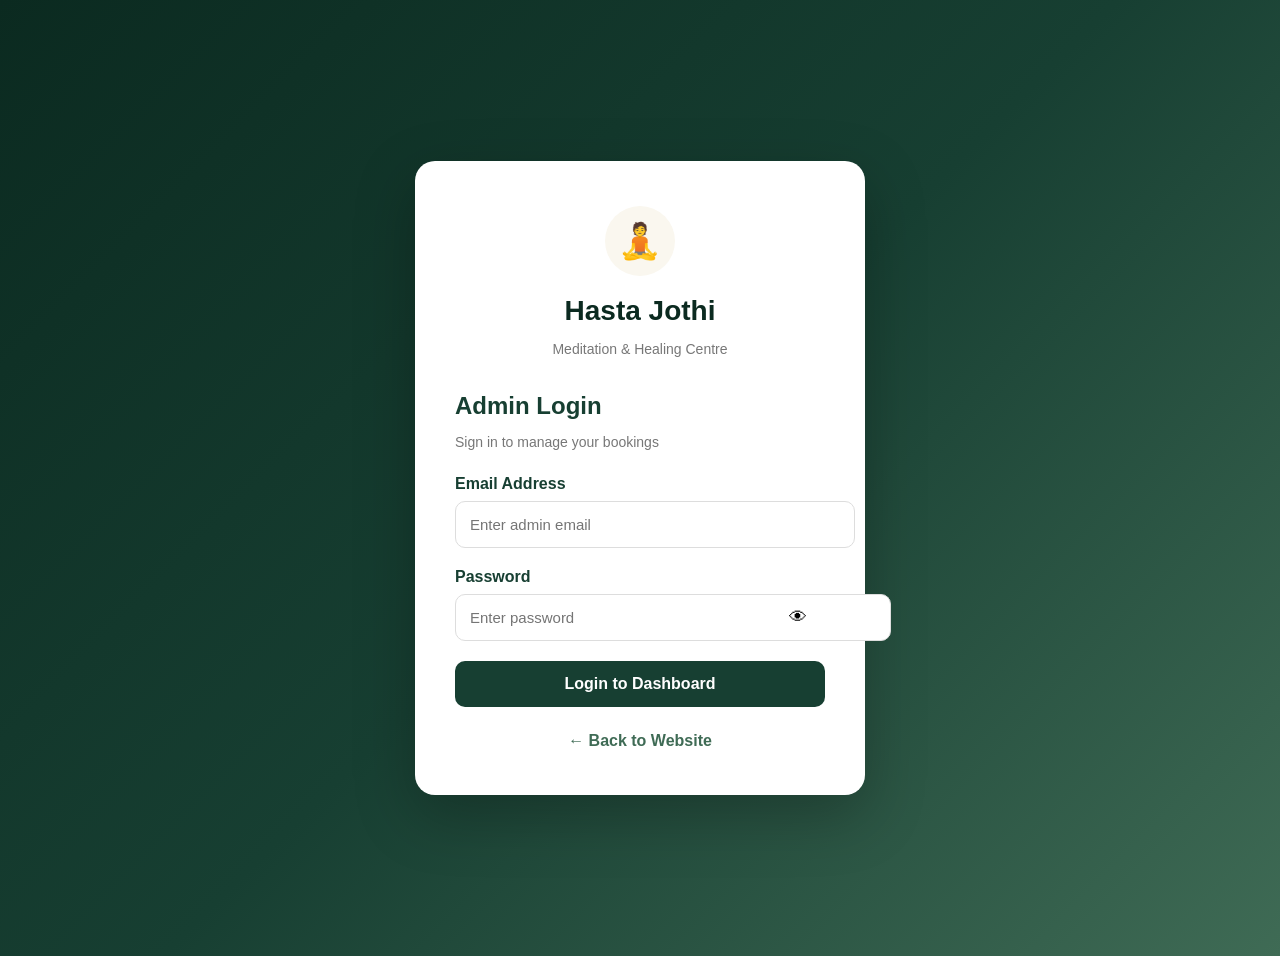
<file: admin.html>
<!DOCTYPE html>
<html lang="en">

<head>

    <meta charset="UTF-8">

    <meta name="viewport"
          content="width=device-width, initial-scale=1.0">

    <title>Admin Login | Hasta Jothi</title>

    <link rel="stylesheet"
          href="css/admin.css">

</head>

<body class="admin-login-page">

    <div class="login-container">

        <div class="login-card">

            <div class="login-logo">

                <div class="logo-icon">🧘</div>

                <h1>Hasta Jothi</h1>

                <p>Meditation & Healing Centre</p>

            </div>


            <div class="login-heading">

                <h2>Admin Login</h2>

                <p>
                    Sign in to manage your bookings
                </p>

            </div>


            <form id="adminLoginForm">

                <div class="admin-form-group">

                    <label for="adminEmail">
                        Email Address
                    </label>

                    <input
                        type="email"
                        id="adminEmail"
                        placeholder="Enter admin email"
                        required
                    >

                </div>


                <div class="admin-form-group">

                    <label for="adminPassword">
                        Password
                    </label>

                    <div class="password-wrapper">

                        <input
                            type="password"
                            id="adminPassword"
                            placeholder="Enter password"
                            required
                        >

                        <button
                            type="button"
                            id="togglePassword"
                            class="toggle-password"
                            aria-label="Show password"
                        >
                            👁
                        </button>

                    </div>

                </div>


                <div id="loginMessage"
                     class="login-message">
                </div>


                <button
                    type="submit"
                    class="login-button"
                >
                    Login to Dashboard
                </button>

            </form>


            <a href="index.html"
               class="back-home">

                ← Back to Website

            </a>

        </div>

    </div>


    <script src="js/admin.js"></script>

</body>

</html>
</file>
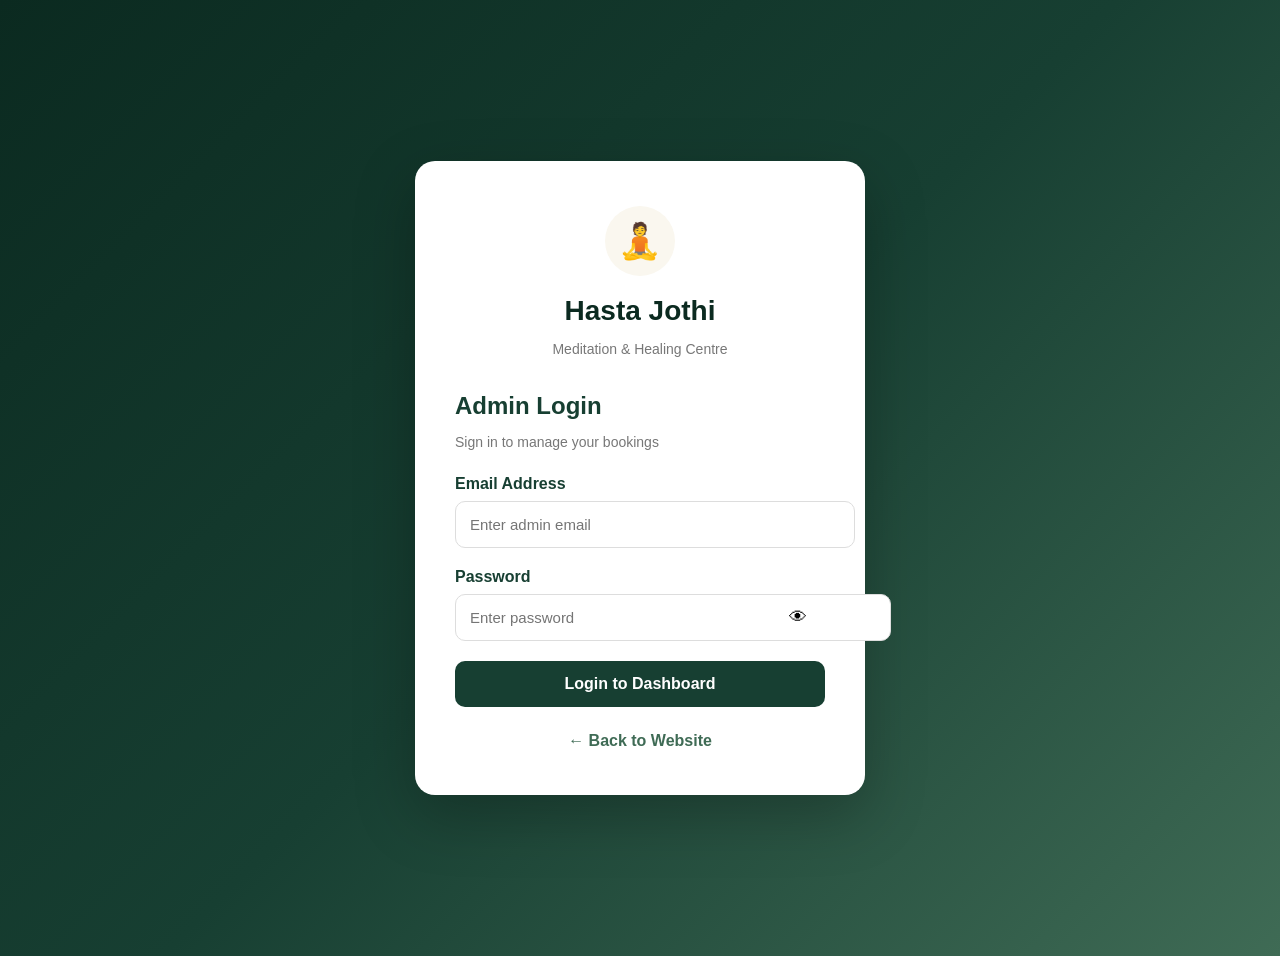
<file: dashboard.html>
dashboard.html

<!DOCTYPE html>
<html lang="en">

<head>

    <meta charset="UTF-8">

    <meta name="viewport"
          content="width=device-width, initial-scale=1.0">

    <title>Admin Dashboard | Hasta Jothi</title>

    <link rel="stylesheet"
          href="css/admin.css">

</head>


<body class="dashboard-page">


    <!-- MOBILE HEADER -->

    <header class="mobile-header">

        <h2>Hasta Jothi</h2>

        <button
            id="menuToggle"
            class="dashboard-menu-toggle"
            aria-label="Open menu"
        >
            ☰
        </button>

    </header>


    <!-- SIDEBAR -->

    <aside class="admin-sidebar"
           id="adminSidebar">

        <div class="sidebar-logo">

            <div class="sidebar-icon">
                🧘
            </div>

            <h2>Hasta Jothi</h2>

            <p>Admin Panel</p>

        </div>


        <nav class="sidebar-nav">

            <a href="dashboard.html"
               class="active">
                📊 Dashboard
            </a>

            <a href="#bookings">
                📅 Bookings
            </a>

            <a href="index.html">
                🌐 View Website
            </a>

        </nav>


        <button
            id="logoutButton"
            class="logout-button"
        >
            🚪 Logout
        </button>

    </aside>


    <!-- MAIN CONTENT -->

    <main class="dashboard-main">


        <!-- TOP BAR -->

        <div class="dashboard-topbar">

            <div>

                <h1>Dashboard</h1>

                <p>
                    Welcome back, Admin 👋
                </p>

            </div>


            <div class="admin-date"
                 id="currentDate">
            </div>

        </div>


        <!-- STATISTICS -->

        <section class="stats-grid">


            <div class="stat-card">

                <div class="stat-icon">
                    📋
                </div>

                <div>

                    <p>Total Bookings</p>

                    <h2 id="totalBookings">
                        0
                    </h2>

                </div>

            </div>


            <div class="stat-card">

                <div class="stat-icon">
                    🆕
                </div>

                <div>

                    <p>Pending</p>

                    <h2 id="pendingBookings">
                        0
                    </h2>

                </div>

            </div>


            <div class="stat-card">

                <div class="stat-icon">
                    📅
                </div>

                <div>

                    <p>Today's Bookings</p>

                    <h2 id="todayBookings">
                        0
                    </h2>

                </div>

            </div>


            <div class="stat-card">

                <div class="stat-icon">
                    🧘
                </div>

                <div>

                    <p>Total Programs</p>

                    <h2 id="totalPrograms">
                        6
                    </h2>

                </div>

            </div>


        </section>
        <!-- ANALYTICS -->

<section class="analytics-section">

    <div class="section-header">

        <div>
            <h2>Booking Analytics</h2>
            <p>Program-wise booking overview</p>
        </div>

    </div>

    <div class="analytics-grid">

        <div class="analytics-card">
            <h3>Mindfulness Meditation</h3>
            <strong id="mindfulnessCount">0</strong>
            <span>Bookings</span>
        </div>

        <div class="analytics-card">
            <h3>Breathing Meditation</h3>
            <strong id="breathingCount">0</strong>
            <span>Bookings</span>
        </div>

        <div class="analytics-card">
            <h3>Morning Meditation</h3>
            <strong id="morningCount">0</strong>
            <span>Bookings</span>
        </div>

        <div class="analytics-card">
            <h3>Stress Relief Meditation</h3>
            <strong id="stressCount">0</strong>
            <span>Bookings</span>
        </div>

        <div class="analytics-card">
            <h3>Healing Sessions</h3>
            <strong id="healingCount">0</strong>
            <span>Bookings</span>
        </div>

        <div class="analytics-card">
            <h3>Personal Wellness</h3>
            <strong id="wellnessCount">0</strong>
            <span>Bookings</span>
        </div>

    </div>

</section>


        <!-- BOOKINGS -->

        <section
            class="bookings-section"
            id="bookings"
        >

            <div class="section-header">

                <div>

                    <h2>Recent Bookings</h2>

                    <p>
                        Latest booking requests
                    </p>

                </div>


                <button
                    id="refreshBookings"
                    class="refresh-button"
                >
                    ↻ Refresh
                </button>

            </div>
            <!-- PAGINATION -->

<div
    class="pagination"
    id="pagination"
>
</div>

            <!-- BOOKING CONTROLS -->

<!-- BOOKING CONTROLS -->

<div class="booking-controls">

    <!-- SEARCH -->

    <input
        type="search"
        id="bookingSearch"
        placeholder="Search bookings..."
    >


    <!-- PROGRAM FILTER -->

    <select id="programFilter">

        <option value="all">
            All Programs
        </option>

        <option value="Mindfulness Meditation">
            Mindfulness Meditation
        </option>

        <option value="Breathing Meditation">
            Breathing Meditation
        </option>

        <option value="Morning Meditation">
            Morning Meditation
        </option>

        <option value="Stress Relief Meditation">
            Stress Relief Meditation
        </option>

        <option value="Healing Sessions">
            Healing Sessions
        </option>

        <option value="Personal Wellness">
            Personal Wellness
        </option>

    </select>


    <!-- STATUS FILTER -->

    <select id="statusFilter">

        <option value="all">
            All Status
        </option>

        <option value="Pending">
            Pending
        </option>

        <option value="Confirmed">
            Confirmed
        </option>

        <option value="Completed">
            Completed
        </option>

        <option value="Cancelled">
            Cancelled
        </option>

    </select>


    <!-- APPLY FILTER BUTTON -->

    <button
        type="button"
        id="applyFilters"
        class="apply-filter-button"
    >
        ✓ Apply
    </button>

</div>


            <!-- LOADING -->

            <div
                id="bookingLoading"
                class="booking-loading"
            >
                Loading bookings...
            </div>


            <!-- ERROR -->

            <div
                id="bookingError"
                class="booking-error"
            >
            </div>


            <!-- TABLE -->

            <div class="table-wrapper">

                <table class="bookings-table">

                    <thead>

                        <tr>

                            <th>Name</th>

                            <th>Email</th>

                            <th>Phone</th>

                            <th>Program</th>

                            <th>Message</th>

                            <th>Date</th>

                            <th>Status</th>

                            <th>Actions</th>

                        </tr>

                    </thead>


                    <tbody id="bookingsTableBody">

                        <!-- JavaScript will load bookings -->

                    </tbody>

                </table>

            </div>

        </section>


    </main>


    <script src="js/admin.js"></script>

</body>

</html>
</file>
<file: css/admin.css>
css/admin.css
/* ========================================
   ADMIN LOGIN
======================================== */

* {
    margin: 0;
    padding: 0;
    box-sizing: border-box;
}


body.admin-login-page {

    font-family:
        "Segoe UI",
        Arial,
        sans-serif;

    min-height: 100vh;

    display: flex;

    align-items: center;

    justify-content: center;

    background:
        linear-gradient(
            135deg,
            #0B2A20,
            #173F32,
            #3F6B55
        );

    padding: 20px;

}


/* LOGIN CONTAINER */

.login-container {

    width: 100%;

    max-width: 450px;

}


/* LOGIN CARD */

.login-card {

    background: #ffffff;

    padding: 45px 40px;

    border-radius: 20px;

    box-shadow:
        0 20px 60px
        rgba(0, 0, 0, 0.25);

}


/* LOGO */

.login-logo {

    text-align: center;

    margin-bottom: 35px;

}


.logo-icon {

    width: 70px;

    height: 70px;

    margin: 0 auto 15px;

    display: flex;

    align-items: center;

    justify-content: center;

    font-size: 35px;

    background: #FAF7EF;

    border-radius: 50%;

}


.login-logo h1 {

    color: #0B2A20;

    font-size: 28px;

    margin-bottom: 5px;

}


.login-logo p {

    color: #777;

    font-size: 14px;

}


/* HEADING */

.login-heading {

    margin-bottom: 25px;

}


.login-heading h2 {

    color: #173F32;

    font-size: 24px;

    margin-bottom: 8px;

}


.login-heading p {

    color: #777;

    font-size: 14px;

}


/* FORM GROUP */

.admin-form-group {

    margin-bottom: 20px;

}


.admin-form-group label {

    display: block;

    margin-bottom: 8px;

    font-weight: 600;

    color: #173F32;

}


.admin-form-group input {

    width: 100%;

    padding: 14px;

    border: 1px solid #ddd;

    border-radius: 10px;

    font-size: 15px;

    outline: none;

    transition: 0.3s;

}


.admin-form-group input:focus {

    border-color: #3F6B55;

    box-shadow:
        0 0 0 3px
        rgba(63, 107, 85, 0.1);

}


/* PASSWORD */

.password-wrapper {

    position: relative;

}


.password-wrapper input {

    padding-right: 50px;

}


.toggle-password {

    position: absolute;

    right: 12px;

    top: 50%;

    transform: translateY(-50%);

    border: none;

    background: transparent;

    cursor: pointer;

    font-size: 18px;

}


/* LOGIN MESSAGE */

.login-message {

    margin-bottom: 15px;

    font-size: 14px;

    text-align: center;

}


.login-message.error {

    color: #c0392b;

}


.login-message.success {

    color: #1e8449;

}


/* LOGIN BUTTON */

.login-button {

    width: 100%;

    padding: 14px;

    border: none;

    border-radius: 10px;

    background: #173F32;

    color: white;

    font-size: 16px;

    font-weight: 600;

    cursor: pointer;

    transition: 0.3s;

}


.login-button:hover {

    background: #0B2A20;

    transform: translateY(-2px);

}


/* BACK HOME */

.back-home {

    display: block;

    text-align: center;

    margin-top: 25px;

    text-decoration: none;

    color: #3F6B55;

    font-weight: 600;

}


/* MOBILE */

@media (max-width: 500px) {

    .login-card {

        padding: 35px 25px;

    }

}
/* ========================================
   ADMIN DASHBOARD
======================================== */

.dashboard-page {

    font-family:
        "Segoe UI",
        Arial,
        sans-serif;

    background: #f4f7f6;

    min-height: 100vh;

    color: #173F32;

}


/* ========================================
   SIDEBAR
======================================== */

.admin-sidebar {

    position: fixed;

    top: 0;

    left: 0;

    width: 250px;

    height: 100vh;

    background:
        linear-gradient(
            180deg,
            #0B2A20,
            #173F32
        );

    color: white;

    display: flex;

    flex-direction: column;

    padding: 30px 20px;

    z-index: 1000;

}


.sidebar-logo {

    text-align: center;

    padding-bottom: 30px;

    border-bottom:
        1px solid
        rgba(255, 255, 255, 0.15);

}


.sidebar-icon {

    width: 65px;

    height: 65px;

    margin: 0 auto 12px;

    display: flex;

    align-items: center;

    justify-content: center;

    background: #FAF7EF;

    border-radius: 50%;

    font-size: 32px;

}


.sidebar-logo h2 {

    font-size: 22px;

    margin-bottom: 5px;

}


.sidebar-logo p {

    font-size: 13px;

    opacity: 0.7;

}


/* ========================================
   NAVIGATION
======================================== */

.sidebar-nav {

    display: flex;

    flex-direction: column;

    gap: 10px;

    margin-top: 35px;

}


.sidebar-nav a {

    padding: 13px 15px;

    color: white;

    text-decoration: none;

    border-radius: 10px;

    transition: 0.3s;

}


.sidebar-nav a:hover,
.sidebar-nav a.active {

    background:
        rgba(255, 255, 255, 0.12);

}


/* ========================================
   LOGOUT BUTTON
======================================== */

.logout-button {

    margin-top: auto;

    padding: 13px;

    border: 1px solid
        rgba(255, 255, 255, 0.3);

    border-radius: 10px;

    background: transparent;

    color: white;

    cursor: pointer;

    font-size: 15px;

    transition: 0.3s;

}


.logout-button:hover {

    background:
        rgba(255, 255, 255, 0.1);

}


/* ========================================
   MAIN DASHBOARD
======================================== */

.dashboard-main {

    margin-left: 250px;

    padding: 40px;

}


/* TOP BAR */

.dashboard-topbar {

    display: flex;

    align-items: center;

    justify-content: space-between;

    margin-bottom: 35px;

}


.dashboard-topbar h1 {

    font-size: 30px;

    margin-bottom: 8px;

}


.dashboard-topbar p {

    color: #777;

}


.admin-date {

    background: white;

    padding: 12px 18px;

    border-radius: 10px;

    box-shadow:
        0 5px 20px
        rgba(0, 0, 0, 0.05);

}


/* ========================================
   STATISTICS CARDS
======================================== */

.stats-grid {

    display: grid;

    grid-template-columns:
        repeat(4, 1fr);

    gap: 20px;

    margin-bottom: 40px;

}


.stat-card {

    background: white;

    padding: 25px;

    border-radius: 15px;

    display: flex;

    align-items: center;

    gap: 18px;

    box-shadow:
        0 8px 25px
        rgba(0, 0, 0, 0.05);

    transition: 0.3s;

}


.stat-card:hover {

    transform:
        translateY(-5px);

}


.stat-icon {

    width: 55px;

    height: 55px;

    display: flex;

    align-items: center;

    justify-content: center;

    background: #FAF7EF;

    border-radius: 12px;

    font-size: 25px;

}


.stat-card p {

    color: #777;

    font-size: 14px;

    margin-bottom: 5px;

}


.stat-card h2 {

    font-size: 27px;

}


/* ========================================
   BOOKINGS SECTION
======================================== */

.bookings-section {

    background: white;

    padding: 30px;

    border-radius: 18px;

    box-shadow:
        0 8px 25px
        rgba(0, 0, 0, 0.05);

}


.section-header {

    display: flex;

    align-items: center;

    justify-content: space-between;

    margin-bottom: 25px;

}


.section-header h2 {

    font-size: 23px;

    margin-bottom: 5px;

}


.section-header p {

    color: #777;

    font-size: 14px;

}


.refresh-button {

    padding: 10px 18px;

    border: none;

    border-radius: 8px;

    background: #173F32;

    color: white;

    cursor: pointer;

    font-size: 14px;

    transition: 0.3s;

}


.refresh-button:hover {

    background: #0B2A20;

}


/* ========================================
   LOADING & ERROR
======================================== */

.booking-loading {

    text-align: center;

    padding: 30px;

    color: #777;

}


.booking-error {

    text-align: center;

    color: #c0392b;

    margin-bottom: 15px;

}


/* ========================================
   TABLE
======================================== */

.table-wrapper {

    width: 100%;

    overflow-x: auto;

}


.bookings-table {

    width: 100%;

    border-collapse: collapse;

    min-width: 800px;

}


.bookings-table th {

    background: #FAF7EF;

    padding: 15px;

    text-align: left;

    color: #173F32;

    font-size: 14px;

}


.bookings-table td {

    padding: 15px;

    border-bottom:
        1px solid #eee;

    font-size: 14px;

    color: #555;

}


.bookings-table tr:hover {

    background: #fafafa;

}


/* ========================================
   MOBILE HEADER
======================================== */

.mobile-header {

    display: none;

}


/* ========================================
   RESPONSIVE
======================================== */

@media (max-width: 1100px) {

    .stats-grid {

        grid-template-columns:
            repeat(2, 1fr);

    }

}


@media (max-width: 768px) {

    .mobile-header {

        display: flex;

        align-items: center;

        justify-content: space-between;

        background: #173F32;

        color: white;

        padding: 15px 20px;

    }


    .mobile-header h2 {

        font-size: 20px;

    }


    .dashboard-menu-toggle {

        border: none;

        background: transparent;

        color: white;

        font-size: 25px;

        cursor: pointer;

    }


    .admin-sidebar {

        transform:
            translateX(-100%);

        transition: 0.3s;

    }


    .admin-sidebar.show {

        transform:
            translateX(0);

    }


    .dashboard-main {

        margin-left: 0;

        padding: 25px 20px;

    }


    .dashboard-topbar {

        align-items: flex-start;

        flex-direction: column;

        gap: 15px;

    }


    .stats-grid {

        grid-template-columns: 1fr;

    }


    .bookings-section {

        padding: 20px;

    }


    .section-header {

        align-items: flex-start;

        flex-direction: column;

        gap: 15px;

    }

}
/* ========================================
   BOOKING CONTROLS
======================================== */

.booking-controls {

    display: grid;

    grid-template-columns: 2fr 1fr 1fr;

    gap: 15px;

    margin-bottom: 25px;

}


.booking-controls input,
.booking-controls select {

    width: 100%;

    padding: 13px 15px;

    border: 1px solid #ddd;

    border-radius: 10px;

    background: white;

    font-size: 14px;

    outline: none;

}


.booking-controls input:focus,
.booking-controls select:focus {

    border-color: #3F6B55;

    box-shadow:
        0 0 0 3px
        rgba(63, 107, 85, 0.1);

}


/* STATUS */

.status-select {

    padding: 8px 10px;

    border: 1px solid #ddd;

    border-radius: 8px;

    background: white;

    cursor: pointer;

}


/* ACTION BUTTONS */

.action-buttons {

    display: flex;

    gap: 8px;

}


.delete-button {

    padding: 8px 12px;

    border: none;

    border-radius: 7px;

    background: #c0392b;

    color: white;

    cursor: pointer;

}


.delete-button:hover {

    opacity: 0.85;

}


/* MOBILE */

@media (max-width: 768px) {

    .booking-controls {

        grid-template-columns: 1fr;

    }

}
/* ========================================
   STATUS BADGES / SELECT COLORS
======================================== */

.status-select {

    font-weight: 600;

    min-width: 120px;

}

.status-select.status-pending {
    border-color: #d6a700;
    background: #fff8d6;
}

.status-select.status-confirmed {
    border-color: #2e8b57;
    background: #e4f7ec;
}

.status-select.status-completed {
    border-color: #2f6fed;
    background: #e8f0ff;
}

.status-select.status-cancelled {
    border-color: #c0392b;
    background: #fdecea;
}


/* ========================================
   TOAST NOTIFICATION
======================================== */

.toast-container {

    position: fixed;

    top: 25px;

    right: 25px;

    z-index: 9999;

    display: flex;

    flex-direction: column;

    gap: 12px;

}

.toast {

    min-width: 280px;

    padding: 15px 20px;

    border-radius: 10px;

    background: #173F32;

    color: white;

    box-shadow:
        0 10px 30px
        rgba(0, 0, 0, 0.15);

    animation: toastSlide 0.3s ease;

}

.toast.success {
    background: #2e8b57;
}

.toast.error {
    background: #c0392b;
}

@keyframes toastSlide {

    from {
        opacity: 0;
        transform: translateX(100%);
    }

    to {
        opacity: 1;
        transform: translateX(0);
    }

}


@media (max-width: 768px) {

    .toast-container {

        left: 20px;
        right: 20px;
        top: 20px;

    }

    .toast {

        min-width: auto;

    }

}
/* ========================================
   PAGINATION
======================================== */

.pagination {
    display: flex;
    align-items: center;
    justify-content: center;
    gap: 8px;
    flex-wrap: wrap;

    margin-top: 25px;
    padding: 15px;
}


.pagination button {
    min-width: 42px;
    height: 42px;

    padding: 0 14px;

    border: 1px solid #d8e2dc;
    border-radius: 8px;

    background: #ffffff;
    color: #173f32;

    font-size: 14px;
    font-weight: 600;

    cursor: pointer;

    transition:
        background 0.25s ease,
        color 0.25s ease,
        transform 0.2s ease,
        border-color 0.25s ease;
}


.pagination button:hover:not(:disabled) {
    background: #173f32;
    color: #ffffff;

    border-color: #173f32;

    transform: translateY(-2px);
}


.pagination button.active {
    background: #173f32;
    color: #ffffff;

    border-color: #173f32;

    box-shadow:
        0 4px 12px
        rgba(23, 63, 50, 0.2);
}


.pagination button:disabled {
    opacity: 0.45;
    cursor: not-allowed;
}


/* ========================================
   MOBILE PAGINATION
======================================== */

@media (max-width: 600px) {

    .pagination {
        gap: 5px;
        margin-top: 15px;
        padding: 10px 0;
    }


    .pagination button {
        min-width: 36px;
        height: 38px;

        padding: 0 10px;

        font-size: 12px;
    }

}
/* ========================================
   MOBILE RESPONSIVE ADMIN DASHBOARD
======================================== */

@media (max-width: 768px) {

    /* MAIN LAYOUT */

    .dashboard-container,
    .dashboard-main {
        width: 100%;
    }


    /* HEADER */

    .dashboard-header {
        padding: 15px;
    }

    .dashboard-header h1 {
        font-size: 22px;
    }


    /* STATISTICS CARDS */

    .stats-container,
    .stats-grid,
    .dashboard-stats {
        grid-template-columns: 1fr;
        gap: 15px;
    }


    /* FILTERS */

    .booking-controls,
    .booking-filters,
    .filter-container {
        flex-direction: column;
        align-items: stretch;
        gap: 10px;
    }

    #bookingSearch,
    #programFilter,
    #statusFilter,
    #refreshBookings {
        width: 100%;
        box-sizing: border-box;
    }


    /* TABLE */

    .bookings-table-wrapper {
        overflow-x: auto;
        -webkit-overflow-scrolling: touch;
    }

    .bookings-table {
        min-width: 900px;
    }


    /* ACTION BUTTONS */

    .action-buttons {
        display: flex;
        flex-direction: column;
        gap: 6px;
    }


    /* PAGINATION */

    .pagination {
        justify-content: center;
        gap: 5px;
    }

    .pagination button {
        min-width: 36px;
        height: 38px;
        padding: 0 8px;
        font-size: 12px;
    }

}


/* ========================================
   SMALL MOBILE
======================================== */

@media (max-width: 480px) {

    .dashboard-header h1 {
        font-size: 19px;
    }

    .dashboard-header {
        padding: 12px;
    }

    .stat-card,
    .stats-card {
        padding: 16px;
    }

    .pagination {
        gap: 4px;
    }

    .pagination button {
        min-width: 32px;
        height: 36px;
        padding: 0 7px;
        font-size: 11px;
    }

}
/* ========================================
   MOBILE DASHBOARD FIX
======================================== */

@media (max-width: 768px) {

    body {
        width: 100%;
        overflow-x: hidden;
    }


    /* MAIN DASHBOARD LAYOUT */

    .dashboard-page,
    .dashboard-container,
    .dashboard-layout,
    .admin-dashboard {
        width: 100%;
        min-width: 0;
        display: block;
    }


    /* SIDEBAR / HEADER */

    .sidebar {
        width: 100%;
        min-width: 0;
        height: auto;
        position: relative;
    }


    /* MAIN CONTENT */

    .dashboard-main,
    .main-content,
    .dashboard-content {
        width: 100%;
        min-width: 0;
        margin-left: 0;
        padding: 20px;
        box-sizing: border-box;
    }


    /* HEADER */

    .dashboard-header {
        width: 100%;
        box-sizing: border-box;
        padding: 18px;
    }


    /* STATS */

    .stats-container,
    .stats-grid,
    .dashboard-stats {
        display: grid;
        grid-template-columns: 1fr;
        width: 100%;
        gap: 15px;
    }


    /* BOOKING SECTION */

    .booking-section,
    .bookings-section,
    .dashboard-card {
        width: 100%;
        box-sizing: border-box;
    }


    /* FILTERS */

    .booking-controls,
    .booking-filters,
    .filter-container {
        display: flex;
        flex-direction: column;
        width: 100%;
        gap: 10px;
    }


    #bookingSearch,
    #programFilter,
    #statusFilter,
    #refreshBookings {
        width: 100%;
        box-sizing: border-box;
    }


    /* TABLE */

    .bookings-table-wrapper {
        width: 100%;
        overflow-x: auto;
        -webkit-overflow-scrolling: touch;
    }


    .bookings-table,
    table {
        min-width: 850px;
    }


    /* ACTION BUTTONS */

    .action-buttons {
        display: flex;
        flex-direction: column;
        gap: 6px;
    }

}
/* ========================================
   MOBILE RESPONSIVE DASHBOARD - EXACT FIX
======================================== */

@media (max-width: 768px) {

    * {
        box-sizing: border-box;
    }

    html,
    body {
        width: 100%;
        max-width: 100%;
        margin: 0;
        overflow-x: hidden;
    }


    /* MOBILE HEADER */

    .mobile-header {
        width: 100%;
        min-height: 65px;

        display: flex;
        align-items: center;
        justify-content: space-between;

        padding: 0 18px;
    }


    .mobile-header h2 {
        margin: 0;
        font-size: 20px;
    }


    /* SIDEBAR */

    .admin-sidebar {
        position: fixed;

        top: 0;
        left: -280px;

        width: 260px;
        height: 100vh;

        z-index: 1000;

        transition: left 0.3s ease;
    }


    .admin-sidebar.active {
        left: 0;
    }


    /* MAIN DASHBOARD */

    .dashboard-main {
        width: 100%;
        max-width: 100%;

        min-width: 0;

        margin-left: 0;

        padding: 18px;

        display: block;
    }


    /* TOP BAR */

    .dashboard-topbar {
        width: 100%;

        display: flex;
        flex-direction: column;

        align-items: flex-start;

        gap: 10px;

        margin-bottom: 25px;
    }


    .dashboard-topbar h1 {
        font-size: 26px;
        margin: 0;
    }


    .dashboard-topbar p {
        margin-top: 6px;
    }


    /* STATISTICS */

    .stats-grid {
        width: 100%;

        display: grid;

        grid-template-columns: 1fr;

        gap: 15px;
    }


    .stat-card {
        width: 100%;
    }


    /* BOOKINGS SECTION */

    .bookings-section {
        width: 100%;
        max-width: 100%;

        overflow: hidden;
    }


    .section-header {
        display: flex;
        flex-direction: column;

        align-items: flex-start;

        gap: 15px;
    }


    .refresh-button {
        width: 100%;
    }


    /* SEARCH + FILTER */

    .booking-controls {
        width: 100%;

        display: flex;
        flex-direction: column;

        gap: 12px;
    }


    .booking-controls input,
    .booking-controls select {
        width: 100%;
        max-width: 100%;

        min-height: 45px;
    }


    /* TABLE SCROLL */

    .table-wrapper {
        width: 100%;
        max-width: 100%;

        overflow-x: auto;

        -webkit-overflow-scrolling: touch;
    }


    .bookings-table {
        min-width: 850px;
    }


    /* ACTION BUTTONS */

    .action-buttons {
        display: flex;
        flex-direction: column;

        gap: 6px;
    }


    /* PAGINATION */

    .pagination {
        width: 100%;

        display: flex;
        justify-content: center;

        flex-wrap: wrap;

        gap: 5px;
    }

}


/* ========================================
   SMALL MOBILE
======================================== */

@media (max-width: 480px) {

    .dashboard-main {
        padding: 14px;
    }


    .mobile-header {
        padding: 0 14px;
    }


    .mobile-header h2 {
        font-size: 18px;
    }


    .dashboard-topbar h1 {
        font-size: 23px;
    }


    .stat-card {
        padding: 16px;
    }


    .pagination button {
        min-width: 34px;
        height: 36px;

        padding: 0 8px;

        font-size: 11px;
    }

}
/* ========================================
   FINAL MOBILE DASHBOARD FIX
======================================== */

@media (max-width: 768px) {

    html,
    body {
        width: 100%;
        max-width: 100%;
        overflow-x: hidden;
    }


    /* MOBILE HEADER */

    .mobile-header {
        display: flex;
        width: 100%;
        height: 65px;

        align-items: center;
        justify-content: space-between;

        padding: 0 18px;

        background: #173F32;
        color: #ffffff;
    }


    .mobile-header h2 {
        margin: 0;
        font-size: 20px;
    }


    .dashboard-menu-toggle {
        border: none;
        background: transparent;

        color: white;
        font-size: 28px;

        cursor: pointer;
    }


    /* SIDEBAR */

    .admin-sidebar {
        position: fixed;

        top: 0;
        left: 0;

        width: 260px;
        height: 100vh;

        transform: translateX(-100%);

        transition: transform 0.3s ease;

        z-index: 9999;
    }


    .admin-sidebar.show {
        transform: translateX(0);
    }


    /* MAIN CONTENT */

    .dashboard-main {
        width: 100%;

        margin-left: 0;

        padding: 20px;

        min-width: 0;
    }


    /* TOP AREA */

    .dashboard-topbar {
        display: flex;

        flex-direction: column;

        align-items: flex-start;

        gap: 12px;

        margin-bottom: 25px;
    }


    .dashboard-topbar h1 {
        font-size: 26px;
    }


    /* STATS */

    .stats-grid {
        grid-template-columns: 1fr;

        gap: 15px;

        width: 100%;
    }


    .stat-card {
        width: 100%;
        padding: 20px;
    }


    /* BOOKINGS */

    .bookings-section {
        width: 100%;

        padding: 18px;

        overflow: hidden;
    }


    .section-header {
        flex-direction: column;

        align-items: stretch;

        gap: 15px;
    }


    .refresh-button {
        width: 100%;
    }


    /* SEARCH AND FILTER */

    .booking-controls {
        display: flex;

        flex-direction: column;

        width: 100%;

        gap: 12px;
    }


    .booking-controls input,
    .booking-controls select {
        width: 100%;

        min-height: 46px;
    }


    /* TABLE */

    .table-wrapper {
        width: 100%;

        overflow-x: auto;

        -webkit-overflow-scrolling: touch;
    }


    .bookings-table {
        min-width: 850px;
    }


    /* ACTION BUTTONS */

    .action-buttons {
        display: flex;

        flex-direction: column;

        gap: 6px;
    }


    /* PAGINATION */

    .pagination {
        width: 100%;

        display: flex;

        justify-content: center;

        flex-wrap: wrap;

        gap: 5px;
    }

}


/* SMALL MOBILE */

@media (max-width: 480px) {

    .dashboard-main {
        padding: 14px;
    }


    .mobile-header {
        padding: 0 14px;
    }


    .mobile-header h2 {
        font-size: 18px;
    }


    .dashboard-topbar h1 {
        font-size: 23px;
    }


    .bookings-section {
        padding: 14px;
    }

}
/* ========================================
   ANALYTICS
======================================== */

.analytics-section {

    background: white;

    padding: 30px;

    border-radius: 18px;

    margin-bottom: 40px;

    box-shadow:
        0 8px 25px
        rgba(0, 0, 0, 0.05);

}


.analytics-grid {

    display: grid;

    grid-template-columns:
        repeat(3, 1fr);

    gap: 18px;

}


.analytics-card {

    padding: 22px;

    border: 1px solid #e5ebe7;

    border-radius: 14px;

    background: #fafcfb;

}


.analytics-card h3 {

    font-size: 15px;

    margin-bottom: 12px;

}


.analytics-card strong {

    display: block;

    font-size: 30px;

    color: #173F32;

}


.analytics-card span {

    color: #777;

    font-size: 13px;

}


@media (max-width: 768px) {

    .analytics-section {

        padding: 20px;

    }

    .analytics-grid {

        grid-template-columns: 1fr;

    }

}
/* ========================================
   BOOKING DETAILS MODAL
======================================== */

.booking-modal-overlay {

    position: fixed;

    inset: 0;

    width: 100%;
    height: 100%;

    background: rgba(0, 0, 0, 0.65);

    display: flex;

    align-items: center;

    justify-content: center;

    padding: 20px;

    z-index: 10000;

    animation: modalFadeIn 0.25s ease;

}


.booking-modal {

    position: relative;

    width: 100%;

    max-width: 600px;

    max-height: 90vh;

    overflow-y: auto;

    background: #ffffff;

    border-radius: 18px;

    padding: 30px;

    box-shadow:
        0 20px 60px
        rgba(0, 0, 0, 0.3);

    animation: modalSlideIn 0.3s ease;

}


.booking-modal h2 {

    margin: 0 45px 25px 0;

    color: #173F32;

    font-size: 24px;

}


.modal-close {

    position: absolute;

    top: 15px;

    right: 15px;

    width: 38px;

    height: 38px;

    border: none;

    border-radius: 50%;

    background: #f1f4f2;

    color: #173F32;

    font-size: 25px;

    line-height: 1;

    cursor: pointer;

    transition: 0.25s ease;

}


.modal-close:hover {

    background: #173F32;

    color: #ffffff;

    transform: rotate(90deg);

}


.booking-detail {

    display: grid;

    grid-template-columns: 130px 1fr;

    gap: 12px;

    padding: 14px 0;

    border-bottom: 1px solid #eeeeee;

}


.booking-detail strong {

    color: #173F32;

    font-weight: 600;

}


.booking-detail span {

    color: #555555;

    word-break: break-word;

}


.message-detail {

    display: block;

    border-bottom: none;

}


.message-detail strong {

    display: block;

    margin-bottom: 10px;

}


.message-detail p {

    margin: 0;

    padding: 14px;

    background: #f7f9f8;

    border-radius: 10px;

    color: #555555;

    line-height: 1.6;

    word-break: break-word;

}


@keyframes modalFadeIn {

    from {

        opacity: 0;

    }

    to {

        opacity: 1;

    }

}


@keyframes modalSlideIn {

    from {

        opacity: 0;

        transform: translateY(-20px) scale(0.97);

    }

    to {

        opacity: 1;

        transform: translateY(0) scale(1);

    }

}


/* ========================================
   MODAL MOBILE
======================================== */

@media (max-width: 600px) {

    .booking-modal-overlay {

        padding: 15px;

    }


    .booking-modal {

        padding: 22px;

        max-height: 90vh;

        border-radius: 15px;

    }


    .booking-modal h2 {

        font-size: 21px;

        margin-bottom: 20px;

    }


    .booking-detail {

        grid-template-columns: 1fr;

        gap: 5px;

        padding: 12px 0;

    }


    .booking-detail strong {

        font-size: 13px;

    }


    .booking-detail span {

        font-size: 14px;

    }


    .modal-close {

        width: 35px;

        height: 35px;

        font-size: 23px;

    }

}
/* ========================================
   APPLY FILTER BUTTON
======================================== */

.apply-filter-button {

    width: 100%;

    padding: 13px 20px;

    border: none;

    border-radius: 10px;

    background: #173F32;

    color: #ffffff;

    font-size: 14px;

    font-weight: 600;

    cursor: pointer;

    transition: 0.3s ease;
}


.apply-filter-button:hover {

    background: #0B2A20;

    transform: translateY(-2px);

}


.apply-filter-button:active {

    transform: translateY(0);

}


/* DESKTOP FILTER LAYOUT */

.booking-controls {

    display: grid;

    grid-template-columns:
        2fr 1fr 1fr auto;

    gap: 15px;

    margin-bottom: 25px;

    align-items: center;
}


/* MOBILE */

@media (max-width: 768px) {

    .booking-controls {

        display: flex;

        flex-direction: column;

        width: 100%;

        gap: 12px;

    }

    .booking-controls input,
    .booking-controls select,
    .apply-filter-button {

        width: 100%;

        min-height: 46px;

    }

}
/* ========================================
   APPLY FILTER BUTTON
======================================== */

.apply-filter-button {

    padding: 13px 20px;

    border: none;

    border-radius: 10px;

    background: #173F32;

    color: white;

    font-size: 14px;

    font-weight: 600;

    cursor: pointer;

}


.apply-filter-button:hover {

    background: #0B2A20;

}
/* ========================================
   SIDEBAR LOGOUT BUTTON FIX
======================================== */

.admin-sidebar {
    overflow-y: auto;
    padding-bottom: 20px;
}

.logout-button {
    margin-top: 25px;
    flex-shrink: 0;
}
</file>
